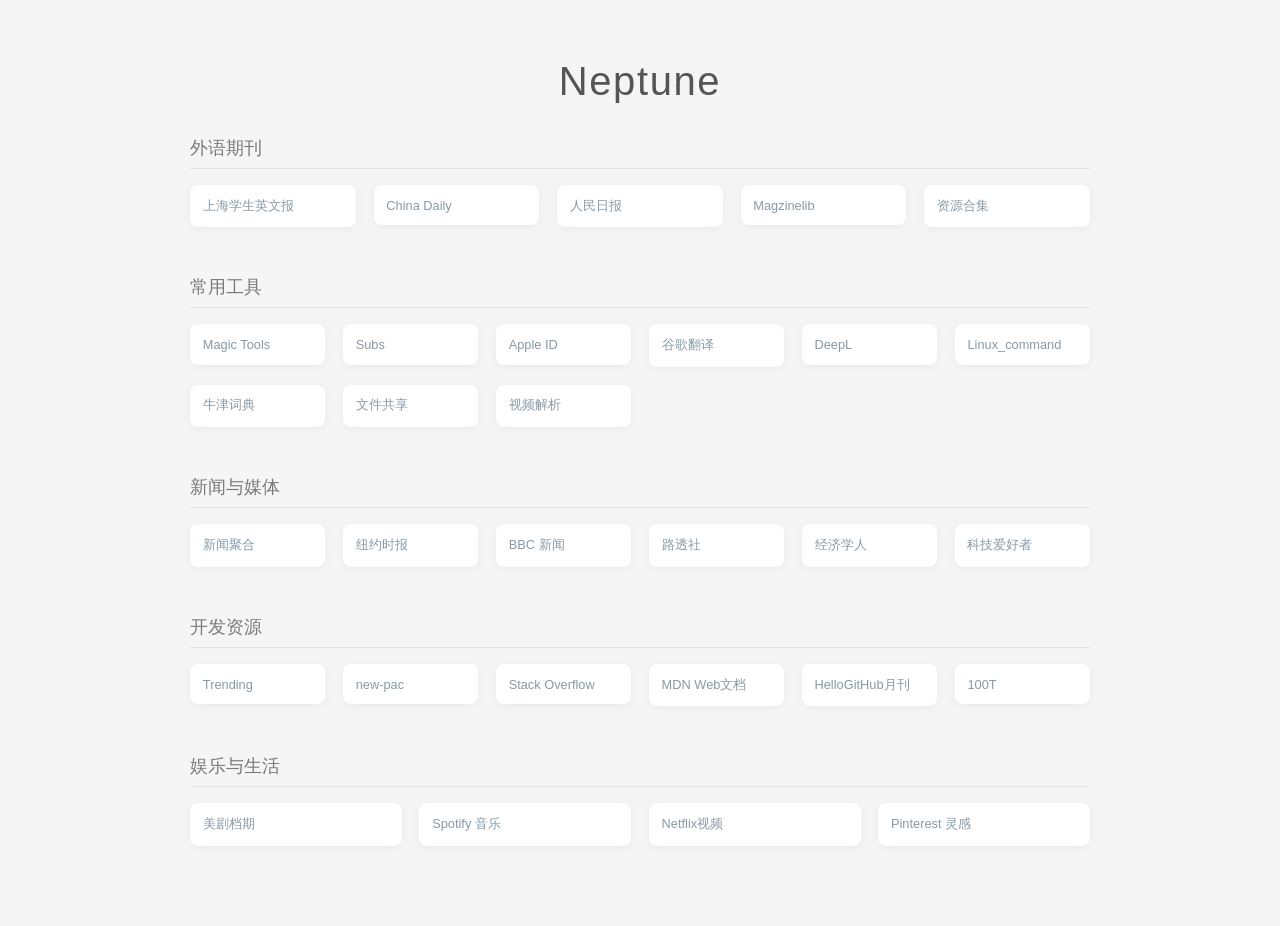
<file: index.html>
<!DOCTYPE html>
<html lang="zh-CN">
<head>
    <meta charset="UTF-8">
    <meta name="viewport" content="width=device-width, initial-scale=1.0">
    <title>my portal</title>
    <style>
        /* CSS 变量定义莫兰迪配色 */
        :root {
            --morandi-bg-color: #f5f5f5; /* 浅灰背景 */
            --morandi-text-color: #555555; /* 深灰文本 */
            --morandi-link-color: #8899a6; /* 灰蓝链接 */
            --morandi-hover-bg: #d7bfa5;  /* 灰粉色悬停背景 */
            --morandi-hover-text: #ffffff; /* 悬停时白色文本 */
            --morandi-section-title: #7a7a7a; /* 标题深灰色 */
            
            --font-family: -apple-system, BlinkMacSystemFont, "Segoe UI", Roboto, "Helvetica Neue", Arial, sans-serif, "PingFang SC", "Microsoft YaHei";
        }

        body {
            background-color: var(--morandi-bg-color);
            color: var(--morandi-text-color);
            font-family: var(--font-family);
            margin: 0;
            padding: 2rem;
        }

        /* 页面主体容器 */
        .container {
            max-width: 900px;
            margin: 0 auto;
        }

        /* 页面大标题 */
        .main-title {
            text-align: center;
            font-size: 2.5rem;
            font-weight: 300;
            color: var(--morandi-text-color);
            margin-bottom: 2rem;
            letter-spacing: 0.1rem;
        }

        /* 链接分组 */
        .link-group {
            margin-bottom: 3rem;
        }

        /* 分组小标题 */
        .link-group h2 {
            font-size: 1.1rem;
            font-weight: 500;
            color: var(--morandi-section-title);
            margin-bottom: 1rem;
            border-bottom: 1px solid #e0e0e0;
            padding-bottom: 0.5rem;
        }

        /* 链接网格容器 */
        .links-grid {
            display: grid;
            grid-template-columns: repeat(auto-fit, minmax(120px, 1fr));
            gap: 1.1rem; /* 网格间距 */
            list-style: none;
            padding: 0;
            margin: 0;
			
        }
        
        /* 链接样式 */
        .links-grid a {
            display: block;
            padding: 0.8rem;
            background-color: #ffffff;
            border-radius: 8px;
            box-shadow: 0 2px 10px rgba(0, 0, 0, 0.05);
            text-decoration: none;
            color: var(--morandi-link-color);
            font-size: 0.8rem;
            font-weight: 400;
            transition: all 0.3s ease;
        }

        .links-grid a:hover {
            background-color: var(--morandi-hover-bg);
            color: var(--morandi-hover-text);
            transform: translateY(-3px); /* 向上微移 */
            box-shadow: 0 4px 15px rgba(0, 0, 0, 0.1);
        }

    </style>
</head>
<body>

    <div class="container">
        <h1 class="main-title">Neptune</h1>

     <div class="link-group">
            <h2>外语期刊</h2>
            <ul class="links-grid">
                <li><a href="https://flbook.com.cn/u/272955" target="_blank">上海学生英文报</a></li>
                <li><a href="https://www.chinadaily.com.cn/" target="_blank">China Daily</a></li>
				<li><a href="https://en.people.cn/" target="_blank">人民日报</a></li>
				<li><a href="https://magazinelib.com" target="_blank">Magzinelib</a></li>
                <li><a href="https://github.com/knowledgefxg/learning-english" target="_blank">资源合集</a></li>
              
                
                
				
            </ul>
        </div>
        
        <div class="link-group">
            <h2>常用工具</h2>
            <ul class="links-grid">
                <li><a href="https://keithelvis.github.io/fav/chk_fav_app3.html" target="_blank">Magic Tools</a></li>
                <li><a href="https://keithelvis.github.io/fav/subs.html"" target="_blank">Subs</a></li>
                <li><a href="https://xgjs.top/?pwd=123" target="_blank">Apple ID</a></li>
                <li><a href="https://translate.google.com" target="_blank">谷歌翻译</a></li>
				<li><a href="https://www.deepl.com/zh/translator" target="_blank">DeepL</a></li>
				<li><a href="https://wangchujiang.com/linux-command/" target="_blank">Linux_command</a></li>
				<li><a href="https://www.oed.com" target="_blank">牛津词典</a></li>
				<li><a href="https://transfer.it" target="_blank">文件共享</a></li>
				<li><a href="http://45.32.93.59:8282/" target="_blank">视频解析</a></li>
            </ul>
        </div>

        <div class="link-group">
            <h2>新闻与媒体</h2>
            <ul class="links-grid">
                <li><a href="https://keithelvis.github.io/fav/bbc_wsj_24.html" target="_blank">新闻聚合</a></li>
                <li><a href="https://www.nytimes.com" target="_blank">纽约时报</a></li>
                <li><a href="https://www.bbc.com" target="_blank">BBC 新闻</a></li>
                <li><a href="https://www.reuters.com" target="_blank">路透社</a></li>
                <li><a href="https://www.economist.com" target="_blank">经济学人</a></li>
				<li><a href="https://github.com/ruanyf/weekly" target="_blank">科技爱好者</a></li>
            </ul>
        </div>

        <div class="link-group">
            <h2>开发资源</h2>
            <ul class="links-grid">
			    <li><a href="https://github.com/trending" target="_blank">Trending</a></li>
                <li><a href="https://github.com/Alvin9999-newpac/fanqiang/wiki" target="_blank">new-pac</a></li>
                <li><a href="https://stackoverflow.com" target="_blank">Stack Overflow</a></li>
                <li><a href="https://developer.mozilla.org" target="_blank">MDN Web文档</a></li>
                <li><a href="https://hellogithub.com/periodical" target="_blank">HelloGitHub月刊</a></li>
				<li><a href="https://doc.869hr.uk/book/" target="_blank">100T</a></li>
            </ul>
        </div>

        <div class="link-group">
            <h2>娱乐与生活</h2>
            <ul class="links-grid">
                <li><a href="https://assrt.net/calendar#today" target="_blank">美剧档期</a></li>
                <li><a href="https://open.spotify.com" target="_blank">Spotify 音乐</a></li>
                <li><a href="https://www.netflix.com" target="_blank">Netflix视频</a></li>
                <li><a href="https://www.pinterest.com" target="_blank">Pinterest 灵感</a></li>
            </ul>
        </div>
        
    </div>

</body>

</html>
</file>
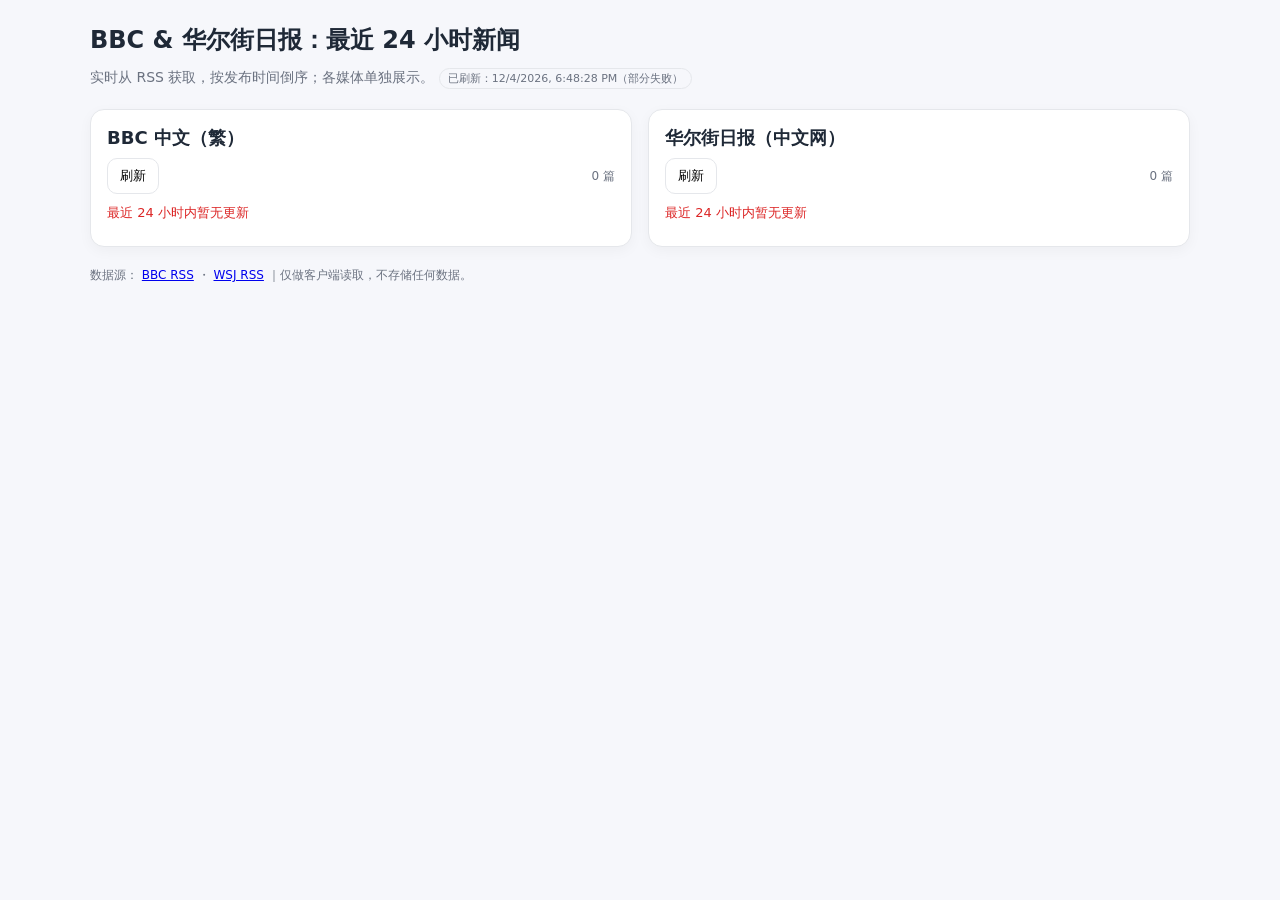
<file: bbc_wsj_24.html>
<!DOCTYPE html>
<html lang="zh">
<head>
  <meta charset="utf-8" />
  <title>BBC & WSJ - 24小时内新闻列表</title>
  <meta name="viewport" content="width=device-width, initial-scale=1" />
  <style>
    :root { --bg:#f6f7fb; --card:#fff; --text:#1f2937; --muted:#6b7280; --border:#e5e7eb; }
    html,body{margin:0;padding:0;background:var(--bg);color:var(--text);font-family:system-ui,-apple-system,Segoe UI,Roboto,Ubuntu,'Helvetica Neue','Noto Sans',Arial,'Apple Color Emoji','Segoe UI Emoji';}
    .wrap{max-width:1100px;margin:0 auto;padding:24px;}
    h1{font-size:24px;margin:0 0 12px;}
    .sub{color:var(--muted);font-size:14px;margin-bottom:20px}
    .grid{display:grid;grid-template-columns:1fr;gap:16px}
    @media (min-width: 980px){ .grid{grid-template-columns:1fr 1fr} }
    .card{background:var(--card);border:1px solid var(--border);border-radius:14px;padding:16px;box-shadow:0 4px 14px rgba(0,0,0,.04)}
    .card h2{margin:0 0 8px;font-size:18px}
    .controls{display:flex;gap:8px;align-items:center;margin-bottom:10px}
    button{border:1px solid var(--border);background:#fff;border-radius:10px;padding:8px 12px;cursor:pointer}
    button:hover{background:#f3f4f6}
    .count{margin-left:auto;color:var(--muted);font-size:12px}
    .item{padding:10px 0;border-top:1px dashed var(--border)}
    .item:first-child{border-top:0}
    .item a{color:#0f62fe;text-decoration:none}
    .item a:hover{text-decoration:underline}
    .time{color:var(--muted);font-size:12px;margin-top:4px}
    .status{font-size:13px;color:var(--muted);margin:8px 0}
    .error{color:#dc2626}
    .footer{margin-top:20px;color:var(--muted);font-size:12px}
    .badge{display:inline-block;padding:2px 8px;border:1px solid var(--border);border-radius:999px;font-size:11px;color:var(--muted)}
  </style>
</head>
<body>
  <div class="wrap">
    <h1>BBC & 华尔街日报：最近 24 小时新闻</h1>
    <div class="sub">
      实时从 RSS 获取，按发布时间倒序；各媒体单独展示。
      <span class="badge" id="updatedAt">未刷新</span>
    </div>

    <div class="grid">
      <!-- BBC 模块 -->
      <section class="card" id="bbc">
        <h2>BBC 中文（繁）</h2>
        <div class="controls">
          <button data-action="refresh" data-feed="bbc">刷新</button>
          <span class="count" id="bbc-count">—</span>
        </div>
        <div class="status" id="bbc-status">加载中…</div>
        <div id="bbc-list"></div>
      </section>

      <!-- WSJ 模块 -->
      <section class="card" id="wsj">
        <h2>华尔街日报（中文网）</h2>
        <div class="controls">
          <button data-action="refresh" data-feed="wsj">刷新</button>
          <span class="count" id="wsj-count">—</span>
        </div>
        <div class="status" id="wsj-status">加载中…</div>
        <div id="wsj-list"></div>
      </section>
    </div>

    <div class="footer">
      数据源：
      <a href="https://feeds.bbci.co.uk/zhongwen/trad/rss.xml" target="_blank" rel="noreferrer">BBC RSS</a> ・
      <a href="https://cn.wsj.com/zh-hans/rss" target="_blank" rel="noreferrer">WSJ RSS</a>
      ｜仅做客户端读取，不存储任何数据。
    </div>
  </div>

  <script>
    // ===== 配置区域 =====
    const FEEDS = {
      bbc: "https://feeds.bbci.co.uk/zhongwen/trad/rss.xml",
      wsj: "https://cn.wsj.com/zh-hans/rss",
    };
    // 24 小时窗口
    const HOURS_WINDOW = 24;

    // 多级回退的 CORS 获取（直连 → AllOrigins → isomorphic-git CORS）
    async function fetchWithCors(url) {
      // 1) 直连
      try {
        const r = await fetch(url, { headers: { "Accept": "application/rss+xml,application/xml;text/xml;q=0.9,*/*;q=0.8" } });
        if (r.ok) return r.text();
      } catch(e) {}

      // 2) AllOrigins（原样返回）
      try {
        const r2 = await fetch(`https://api.allorigins.win/raw?url=${encodeURIComponent(url)}`);
        if (r2.ok) return r2.text();
      } catch(e) {}

      // 3) isomorphic-git CORS
      const corsBridge = "https://cors.isomorphic-git.org/";
      try {
        const r3 = await fetch(corsBridge + url);
        if (r3.ok) return r3.text();
      } catch(e) {}

      throw new Error("无法获取 RSS（可能被 CORS 限制或源站暂不可达）");
    }

    // 解析 RSS -> [{title, link, pubDate: Date}]
    function parseRss(xmlText) {
      const doc = new DOMParser().parseFromString(xmlText, "application/xml");
      // 错误处理
      const parserErr = doc.querySelector("parsererror");
      if (parserErr) throw new Error("RSS 解析失败");

      const items = Array.from(doc.querySelectorAll("item"));
      // Atom 兼容（如遇到 <entry>）
      const entries = items.length ? items : Array.from(doc.querySelectorAll("entry"));

      return entries.map(el => {
        // 兼容 rss/atom 的字段命名
        const title = (el.querySelector("title")?.textContent || "").trim();
        let link = (el.querySelector("link")?.getAttribute?.("href") || el.querySelector("link")?.textContent || "").trim();

        // pubDate / updated / published
        const pubRaw =
          el.querySelector("pubDate")?.textContent?.trim() ||
          el.querySelector("updated")?.textContent?.trim() ||
          el.querySelector("published")?.textContent?.trim() ||
          "";

        let pubDate = null;
        if (pubRaw) {
          const t = new Date(pubRaw);
          if (!isNaN(t.valueOf())) pubDate = t;
        }
        return { title, link, pubDate };
      });
    }

    function withinLastHours(date, hours) {
      if (!date) return false;
      const now = Date.now();
      return (now - date.getTime()) <= hours * 3600 * 1000;
    }

    function renderList(rootId, statusId, countId, list) {
      const root = document.getElementById(rootId);
      const status = document.getElementById(statusId);
      const countEl = document.getElementById(countId);

      const frag = document.createDocumentFragment();
      list.forEach(item => {
        const div = document.createElement("div");
        div.className = "item";
        const title = item.title || "(无标题)";
        const href = item.link || "#";
        const timeStr = item.pubDate ? item.pubDate.toLocaleString() : "未知时间";
        div.innerHTML = `
          <a href="${href}" target="_blank" rel="noreferrer">${escapeHtml(title)}</a>
          <div class="time">🕒 ${timeStr}</div>
        `;
        frag.appendChild(div);
      });

      // 清空并插入
      const listBox = document.getElementById(rootId + "-list") || root.querySelector("div[id$='-list']");
      listBox.innerHTML = "";
      listBox.appendChild(frag);

      status.textContent = list.length ? "" : "最近 24 小时内暂无更新";
      countEl.textContent = `${list.length} 篇`;
    }

    function escapeHtml(s) {
      return s.replace(/[&<>\"']/g, c => ({'&':'&amp;','<':'&lt;','>':'&gt;','"':'&quot;',"'":'&#39;'}[c]));
    }

    async function loadFeed(key) {
      const url = FEEDS[key];
      const statusId = `${key}-status`;
      const listRootId = key; // section id
      const countId = `${key}-count`;
      const statusEl = document.getElementById(statusId);
      statusEl.classList.remove("error");
      statusEl.textContent = "加载中…";

      try {
        const xml = await fetchWithCors(url);
        const all = parseRss(xml)
          .filter(x => x.title || x.link)         // 基本可用
          .filter(x => withinLastHours(x.pubDate, HOURS_WINDOW))
          .sort((a,b) => (b.pubDate?.getTime() || 0) - (a.pubDate?.getTime() || 0));

        renderList(listRootId, statusId, countId, all);
        return true;
      } catch (err) {
        statusEl.textContent = "加载失败：" + (err.message || err);
        statusEl.classList.add("error");
        renderList(listRootId, statusId, countId, []); // 清空
        return false;
      }
    }

    async function refreshAll() {
      const ok1 = await loadFeed("bbc");
      const ok2 = await loadFeed("wsj");
      document.getElementById("updatedAt").textContent =
        "已刷新：" + new Date().toLocaleString() + (ok1 && ok2 ? "" : "（部分失败）");
    }

    // 事件绑定 & 首次加载
    document.addEventListener("click", (e) => {
      const btn = e.target.closest("button[data-action='refresh']");
      if (!btn) return;
      const feedKey = btn.getAttribute("data-feed");
      if (feedKey) loadFeed(feedKey).then(() => {
        document.getElementById("updatedAt").textContent =
          "已刷新：" + new Date().toLocaleString();
      });
    });

    refreshAll();
    // 如需自动轮询，可打开下方注释（每 15 分钟刷新一次）
    // setInterval(refreshAll, 15 * 60 * 1000);
  </script>
</body>
</html>
</file>
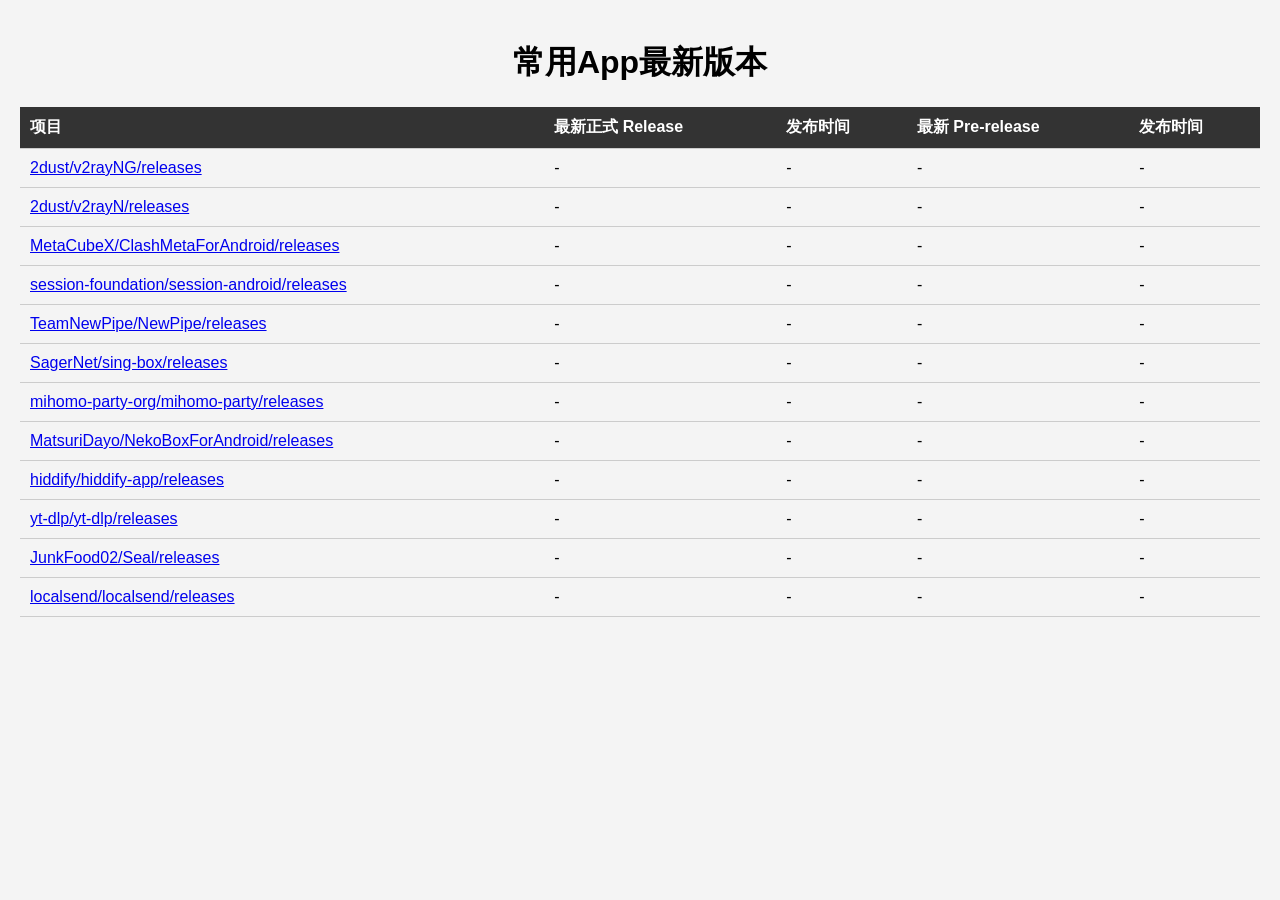
<file: chk_fav_app.html>
<!DOCTYPE html>
<html lang="zh">
<head>
  <meta charset="UTF-8" />
  <title>GitHub Releases & Pre-releases Monitor</title>
  <style>
    body { font-family: Arial, sans-serif; background: #f4f4f4; margin: 0; padding: 20px; }
    h1 { text-align: center; }
    table { width: 100%; border-collapse: collapse; margin-top: 20px; }
    th, td { padding: 10px; border-bottom: 1px solid #ccc; text-align: left; }
    th { background: #333; color: #fff; }
    tr:hover { background: #f1f1f1; }
    .loading { color: gray; font-style: italic; }
  </style>
</head>
<body>
  <h1>常用App最新版本</h1>
  <table>
    <thead>
      <tr>
        <th>项目</th>
        <th>最新正式 Release</th>
        <th>发布时间</th>
        <th>最新 Pre-release</th>
        <th>发布时间</th>
      </tr>
    </thead>
    <tbody id="repo-table">
      <tr><td colspan="5" class="loading">正在加载数据…</td></tr>
    </tbody>
  </table>

  <script>
    const repos = [
      "2dust/v2rayNG",
      "2dust/v2rayN",
      "MetaCubeX/ClashMetaForAndroid",
      "session-foundation/session-android",
      "TeamNewPipe/NewPipe",
      "SagerNet/sing-box",
      "mihomo-party-org/mihomo-party",
      "MatsuriDayo/NekoBoxForAndroid",
      "hiddify/hiddify-app",
      "yt-dlp/yt-dlp",
      "JunkFood02/Seal",
      "localsend/localsend"
    ];

    async function fetchReleases(repo) {
      try {
        const resp = await fetch(`https://api.github.com/repos/${repo}/releases`);
        if (!resp.ok) throw new Error("API 请求失败");
        const data = await resp.json();
        return Array.isArray(data) ? data : [];
      } catch (err) {
        console.error(`Error fetching ${repo}:`, err);
        return [];
      }
    }

    function formatDate(iso) {
      return iso ? new Date(iso).toLocaleString() : "-";
    }

    async function loadData() {
      const tbody = document.getElementById("repo-table");
      tbody.innerHTML = ""; // 清空 loading 状态

      for (const repo of repos) {
        const releases = await fetchReleases(repo);
        const stable = releases.find(r => !r.prerelease);
        const pre = releases.find(r => r.prerelease);

        const row = document.createElement("tr");
        row.innerHTML = `
          <td><a href="https://github.com/${repo}/releases" target="_blank">${repo}/releases</a></td>
          <td>${stable?.tag_name || "-"}</td>
          <td>${formatDate(stable?.published_at)}</td>
          <td>${pre?.tag_name || "-"}</td>
          <td>${formatDate(pre?.published_at)}</td>
        `;
        tbody.appendChild(row);
      }
    }

    window.addEventListener("DOMContentLoaded", loadData);
  </script>
</body>
</html>
</file>
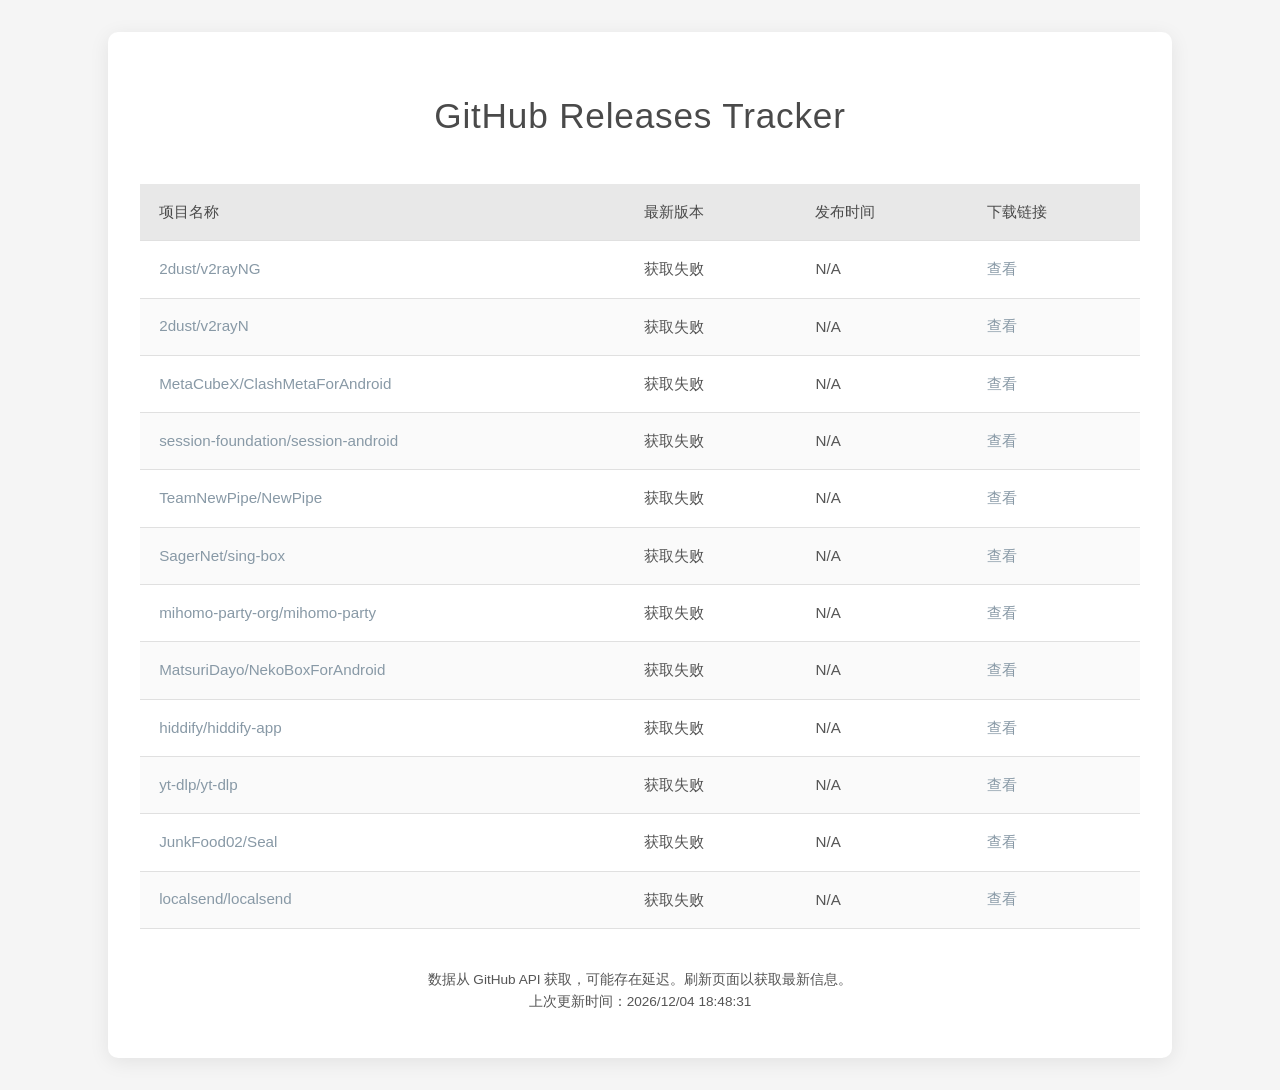
<file: chk_fav_app2.html>
<!DOCTYPE html>
<html lang="zh-CN">
<head>
    <meta charset="UTF-8">
    <meta name="viewport" content="width=device-width, initial-scale=1.0">
    <title>GitHub Release Tracker (莫兰迪风格)</title>
    <style>
        /* CSS 变量定义莫兰迪配色 */
        :root {
            --morandi-bg-color: #f5f5f5; /* 整体页面背景：柔和的浅灰 */
            --morandi-text-color: #555555; /* 主体文本颜色：深灰 */
            --morandi-link-color: #8899a6; /* 链接颜色：灰蓝 */
            --morandi-link-hover-color: #d7bfa5; /* 链接悬停颜色：灰粉 */
            --morandi-table-border: #e0e0e0; /* 表格边框：非常浅的灰 */
            --morandi-header-bg: #e8e8e8; /* 表头背景：稍深的浅灰 */
            --morandi-even-row-bg: #fafafa; /* 偶数行背景：更浅的灰 */
            --morandi-dark-text: #4a4a4a; /* 更深的文本颜色 */

            --font-family: -apple-system, BlinkMacSystemFont, "Segoe UI", Roboto, "Helvetica Neue", Arial, sans-serif, "PingFang SC", "Microsoft YaHei";
        }

        body {
            background-color: var(--morandi-bg-color);
            color: var(--morandi-text-color);
            font-family: var(--font-family);
            margin: 0;
            padding: 2rem;
            line-height: 1.6;
        }

        .container {
            max-width: 1000px;
            margin: 0 auto;
            background-color: #ffffff; /* 内容区域的背景色，可以更白一点 */
            padding: 2rem;
            border-radius: 10px;
            box-shadow: 0 4px 20px rgba(0, 0, 0, 0.08); /* 柔和的阴影 */
        }

        h1 {
            text-align: center;
            font-size: 2.2rem;
            font-weight: 300;
            color: var(--morandi-dark-text);
            margin-bottom: 2.5rem;
            letter-spacing: 0.05rem;
        }

        /* 表格样式 */
        table {
            width: 100%;
            border-collapse: collapse; /* 移除单元格间距 */
            margin-top: 1.5rem;
            font-size: 0.95rem;
        }

        th, td {
            padding: 1rem 1.2rem;
            text-align: left;
            border-bottom: 1px solid var(--morandi-table-border);
        }

        th {
            background-color: var(--morandi-header-bg);
            color: var(--morandi-dark-text);
            font-weight: 500;
            text-transform: uppercase;
        }

        /* 偶数行背景色，增加可读性 */
        tbody tr:nth-child(even) {
            background-color: var(--morandi-even-row-bg);
        }

        /* 鼠标悬停在行上时的效果 */
        tbody tr:hover {
            background-color: #e0e8ed; /* 浅灰蓝，莫兰迪色系 */
            cursor: pointer;
        }

        /* 链接样式 */
        a {
            color: var(--morandi-link-color);
            text-decoration: none; /* 移除下划线 */
            transition: color 0.3s ease, background-color 0.3s ease;
            padding: 0.2rem 0; /* 增加点击区域 */
        }

        a:hover {
            color: var(--morandi-hover-text);
            background-color: var(--morandi-link-hover-color);
            border-radius: 3px;
            padding: 0.2rem 0.4rem;
        }

        .note {
            margin-top: 2.5rem;
            font-size: 0.85rem;
            color: var(--morandi-section-title);
            text-align: center;
        }
    </style>
</head>
<body>

    <div class="container">
        <h1>GitHub Releases Tracker</h1>

        <table>
            <thead>
                <tr>
                    <th>项目名称</th>
                    <th>最新版本</th>
                    <th>发布时间</th>
                    <th>下载链接</th>
                </tr>
            </thead>
            <tbody>
                <tr>
                    <td><a href="https://github.com/2dust/v2rayNG" target="_blank">2dust/v2rayNG</a></td>
                    <td><span id="v2rayNG_version">加载中...</span></td>
                    <td><span id="v2rayNG_date">加载中...</span></td>
                    <td><a id="v2rayNG_link" href="#" target="_blank">下载</a></td>
                </tr>
                <tr>
                    <td><a href="https://github.com/2dust/v2rayN" target="_blank">2dust/v2rayN</a></td>
                    <td><span id="v2rayN_version">加载中...</span></td>
                    <td><span id="v2rayN_date">加载中...</span></td>
                    <td><a id="v2rayN_link" href="#" target="_blank">下载</a></td>
                </tr>
                <tr>
                    <td><a href="https://github.com/MetaCubeX/ClashMetaForAndroid" target="_blank">MetaCubeX/ClashMetaForAndroid</a></td>
                    <td><span id="clashmeta_version">加载中...</span></td>
                    <td><span id="clashmeta_date">加载中...</span></td>
                    <td><a id="clashmeta_link" href="#" target="_blank">下载</a></td>
                </tr>
                <tr>
                    <td><a href="https://github.com/session-foundation/session-android" target="_blank">session-foundation/session-android</a></td>
                    <td><span id="session_version">加载中...</span></td>
                    <td><span id="session_date">加载中...</span></td>
                    <td><a id="session_link" href="#" target="_blank">下载</a></td>
                </tr>
                <tr>
                    <td><a href="https://github.com/TeamNewPipe/NewPipe" target="_blank">TeamNewPipe/NewPipe</a></td>
                    <td><span id="newpipe_version">加载中...</span></td>
                    <td><span id="newpipe_date">加载中...</span></td>
                    <td><a id="newpipe_link" href="#" target="_blank">下载</a></td>
                </tr>
                <tr>
                    <td><a href="https://github.com/SagerNet/sing-box" target="_blank">SagerNet/sing-box</a></td>
                    <td><span id="singbox_version">加载中...</span></td>
                    <td><span id="singbox_date">加载中...</span></td>
                    <td><a id="singbox_link" href="#" target="_blank">下载</a></td>
                </tr>
                <tr>
                    <td><a href="https://github.com/mihomo-party-org/mihomo-party" target="_blank">mihomo-party-org/mihomo-party</a></td>
                    <td><span id="mihomo_version">加载中...</span></td>
                    <td><span id="mihomo_date">加载中...</span></td>
                    <td><a id="mihomo_link" href="#" target="_blank">下载</a></td>
                </tr>
                <tr>
                    <td><a href="https://github.com/MatsuriDayo/NekoBoxForAndroid" target="_blank">MatsuriDayo/NekoBoxForAndroid</a></td>
                    <td><span id="nekobox_version">加载中...</span></td>
                    <td><span id="nekobox_date">加载中...</span></td>
                    <td><a id="nekobox_link" href="#" target="_blank">下载</a></td>
                </tr>
                <tr>
                    <td><a href="https://github.com/hiddify/hiddify-app" target="_blank">hiddify/hiddify-app</a></td>
                    <td><span id="hiddify_version">加载中...</span></td>
                    <td><span id="hiddify_date">加载中...</span></td>
                    <td><a id="hiddify_link" href="#" target="_blank">下载</a></td>
                </tr>
                <tr>
                    <td><a href="https://github.com/yt-dlp/yt-dlp" target="_blank">yt-dlp/yt-dlp</a></td>
                    <td><span id="ytdlp_version">加载中...</span></td>
                    <td><span id="ytdlp_date">加载中...</span></td>
                    <td><a id="ytdlp_link" href="#" target="_blank">下载</a></td>
                </tr>
                <tr>
                    <td><a href="https://github.com/JunkFood02/Seal" target="_blank">JunkFood02/Seal</a></td>
                    <td><span id="seal_version">加载中...</span></td>
                    <td><span id="seal_date">加载中...</span></td>
                    <td><a id="seal_link" href="#" target="_blank">下载</a></td>
                </tr>
                <tr>
                    <td><a href="https://github.com/localsend/localsend" target="_blank">localsend/localsend</a></td>
                    <td><span id="localsend_version">加载中...</span></td>
                    <td><span id="localsend_date">加载中...</span></td>
                    <td><a id="localsend_link" href="#" target="_blank">下载</a></td>
                </tr>
            </tbody>
        </table>

        <p class="note">
            数据从 GitHub API 获取，可能存在延迟。刷新页面以获取最新信息。<br>
            上次更新时间：<span id="last_updated">加载中...</span>
        </p>

    </div>

    <script>
        // JavaScript 用于从 GitHub API 获取数据并更新页面
        // 注意：GitHub API 有请求频率限制（未认证用户每小时60次），频繁刷新可能导致临时无法加载数据。
        // 如果你需要更高的频率，可以考虑使用 Personal Access Token。

        const repositories = [
            { owner: '2dust', repo: 'v2rayNG', idPrefix: 'v2rayNG' },
            { owner: '2dust', repo: 'v2rayN', idPrefix: 'v2rayN' },
            { owner: 'MetaCubeX', repo: 'ClashMetaForAndroid', idPrefix: 'clashmeta' },
            { owner: 'session-foundation', repo: 'session-android', idPrefix: 'session' },
            { owner: 'TeamNewPipe', repo: 'NewPipe', idPrefix: 'newpipe' },
            { owner: 'SagerNet', repo: 'sing-box', idPrefix: 'singbox' },
            { owner: 'mihomo-party-org', repo: 'mihomo-party', idPrefix: 'mihomo' },
            { owner: 'MatsuriDayo', repo: 'NekoBoxForAndroid', idPrefix: 'nekobox' },
            { owner: 'hiddify', repo: 'hiddify-app', idPrefix: 'hiddify' },
            { owner: 'yt-dlp', repo: 'yt-dlp', idPrefix: 'ytdlp' },
            { owner: 'JunkFood02', repo: 'Seal', idPrefix: 'seal' },
            { owner: 'localsend', repo: 'localsend', idPrefix: 'localsend' },
        ];

        async function fetchReleaseInfo(owner, repo) {
            const url = `https://api.github.com/repos/${owner}/${repo}/releases/latest`;
            try {
                const response = await fetch(url);
                if (!response.ok) {
                    throw new Error(`HTTP error! status: ${response.status}`);
                }
                const data = await response.json();
                return data;
            } catch (error) {
                console.error(`Failed to fetch release for ${owner}/${repo}:`, error);
                return null;
            }
        }

        function formatDate(isoString) {
            const date = new Date(isoString);
            return date.toLocaleString('zh-CN', { 
                year: 'numeric', 
                month: '2-digit', 
                day: '2-digit', 
                hour: '2-digit', 
                minute: '2-digit', 
                second: '2-digit' 
            });
        }

        async function updateReleaseInfo() {
            for (const repoInfo of repositories) {
                const release = await fetchReleaseInfo(repoInfo.owner, repoInfo.repo);
                if (release) {
                    document.getElementById(`${repoInfo.idPrefix}_version`).textContent = release.tag_name || release.name || 'N/A';
                    document.getElementById(`${repoInfo.idPrefix}_date`).textContent = formatDate(release.published_at);
                    const downloadLinkElement = document.getElementById(`${repoInfo.idPrefix}_link`);
                    downloadLinkElement.href = release.html_url; // 指向 release 页面
                    downloadLinkElement.textContent = '详情/下载'; // 链接文本
                } else {
                    document.getElementById(`${repoInfo.idPrefix}_version`).textContent = '获取失败';
                    document.getElementById(`${repoInfo.idPrefix}_date`).textContent = 'N/A';
                    document.getElementById(`${repoInfo.idPrefix}_link`).href = `https://github.com/${repoInfo.owner}/${repoInfo.repo}/releases`;
                    document.getElementById(`${repoInfo.idPrefix}_link`).textContent = '查看';
                }
            }
            document.getElementById('last_updated').textContent = formatDate(new Date().toISOString());
        }

        // 页面加载完成后立即更新
        document.addEventListener('DOMContentLoaded', updateReleaseInfo);

        // 可以选择每隔一段时间自动刷新数据（但要注意GitHub API限制）
        // setInterval(updateReleaseInfo, 3600 * 1000); // 每小时更新一次，注意频率限制
    </script>

</body>
</html>
</file>
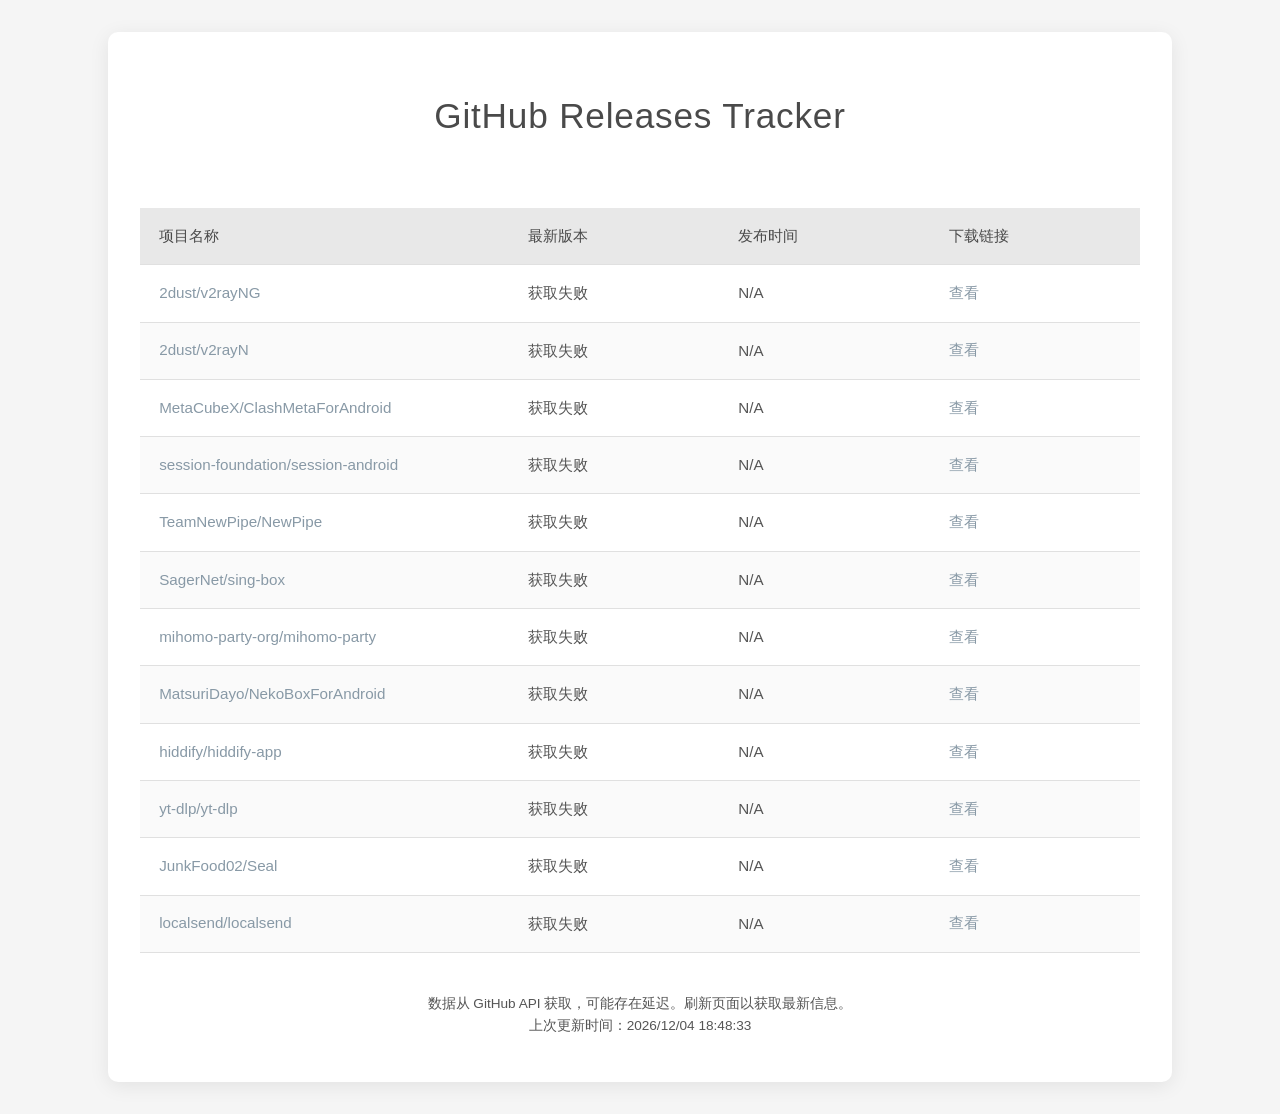
<file: chk_fav_app3.html>
<!DOCTYPE html>
<html lang="zh-CN">
<head>
    <meta charset="UTF-8">
    <meta name="viewport" content="width=device-width, initial-scale=1.0">
    <title>GitHub Release Tracker</title>
    <style>
        /* CSS 变量定义莫兰迪配色 */
        :root {
            --morandi-bg-color: #f5f5f5; /* 整体页面背景：柔和的浅灰 */
            --morandi-text-color: #555555; /* 主体文本颜色：深灰 */
            --morandi-link-color: #8899a6; /* 链接颜色：灰蓝 */
            --morandi-link-hover-color: #d7bfa5; /* 链接悬停颜色：灰粉 */
            --morandi-table-border: #e0e0e0; /* 表格边框：非常浅的灰 */
            --morandi-header-bg: #e8e8e8; /* 表头背景：稍深的浅灰 */
            --morandi-even-row-bg: #fafafa; /* 偶数行背景：更浅的灰 */
            --morandi-dark-text: #4a4a4a; /* 更深的文本颜色 */

            --font-family: -apple-system, BlinkMacSystemFont, "Segoe UI", Roboto, "Helvetica Neue", Arial, sans-serif, "PingFang SC", "Microsoft YaHei";
        }

        body {
            background-color: var(--morandi-bg-color);
            color: var(--morandi-text-color);
            font-family: var(--font-family);
            margin: 0;
            padding: 2rem;
            line-height: 1.6;
        }

        .container {
            max-width: 1000px;
            margin: 0 auto;
            background-color: #ffffff; /* 内容区域的背景色，可以更白一点 */
            padding: 2rem;
            border-radius: 10px;
            box-shadow: 0 4px 20px rgba(0, 0, 0, 0.08); /* 柔和的阴影 */
        }

        h1 {
            text-align: center;
            font-size: 2.2rem;
            font-weight: 300;
            color: var(--morandi-dark-text);
            margin-bottom: 2.5rem;
            letter-spacing: 0.05rem;
        }

        /* 表格容器，用于在小屏幕上实现横向滚动 */
        .table-wrapper {
            overflow-x: auto;
        }

        /* 表格样式 */
        table {
            width: 100%;
            border-collapse: collapse; /* 移除单元格间距 */
            margin-top: 1.5rem;
            font-size: 0.95rem;
        }

        th, td {
            padding: 1rem 1.2rem;
            text-align: left;
            border-bottom: 1px solid var(--morandi-table-border);
            min-width: 120px; /* 确保单元格有最小宽度，防止内容挤压 */
        }

        th {
            background-color: var(--morandi-header-bg);
            color: var(--morandi-dark-text);
            font-weight: 500;
            text-transform: uppercase;
            white-space: nowrap; /* 防止表头换行 */
        }

        /* 偶数行背景色，增加可读性 */
        tbody tr:nth-child(even) {
            background-color: var(--morandi-even-row-bg);
        }

        /* 鼠标悬停在行上时的效果 */
        tbody tr:hover {
            background-color: #e0e8ed; /* 浅灰蓝，莫兰迪色系 */
            cursor: pointer;
        }

        /* 链接样式 */
        a {
            color: var(--morandi-link-color);
            text-decoration: none; /* 移除下划线 */
            transition: color 0.3s ease, background-color 0.3s ease;
            padding: 0.2rem 0; /* 增加点击区域 */
        }

        a:hover {
            color: var(--morandi-hover-text);
            background-color: var(--morandi-link-hover-color);
            border-radius: 3px;
            padding: 0.2rem 0.4rem;
        }

        .note {
            margin-top: 2.5rem;
            font-size: 0.85rem;
            color: var(--morandi-section-title);
            text-align: center;
        }

        /* 响应式设计 - 针对小屏幕设备 */
        @media (max-width: 768px) {
            body {
                padding: 1rem;
            }

            .container {
                padding: 1rem;
            }

            h1 {
                font-size: 1.8rem;
                margin-bottom: 1.5rem;
            }

            th, td {
                padding: 0.8rem 1rem;
                font-size: 0.9rem;
            }
        }
    </style>
</head>
<body>

    <div class="container">
        <h1>GitHub Releases Tracker</h1>

        <div class="table-wrapper">
            <table>
                <thead>
                    <tr>
                        <th>项目名称</th>
                        <th>最新版本</th>
                        <th>发布时间</th>
                        <th>下载链接</th>
                    </tr>
                </thead>
                <tbody>
                    <tr>
                        <td><a href="https://github.com/2dust/v2rayNG" target="_blank">2dust/v2rayNG</a></td>
                        <td><span id="v2rayNG_version">加载中...</span></td>
                        <td><span id="v2rayNG_date">加载中...</span></td>
                        <td><a id="v2rayNG_link" href="#" target="_blank">下载</a></td>
                    </tr>
                    <tr>
                        <td><a href="https://github.com/2dust/v2rayN" target="_blank">2dust/v2rayN</a></td>
                        <td><span id="v2rayN_version">加载中...</span></td>
                        <td><span id="v2rayN_date">加载中...</span></td>
                        <td><a id="v2rayN_link" href="#" target="_blank">下载</a></td>
                    </tr>
                    <tr>
                        <td><a href="https://github.com/MetaCubeX/ClashMetaForAndroid" target="_blank">MetaCubeX/ClashMetaForAndroid</a></td>
                        <td><span id="clashmeta_version">加载中...</span></td>
                        <td><span id="clashmeta_date">加载中...</span></td>
                        <td><a id="clashmeta_link" href="#" target="_blank">下载</a></td>
                    </tr>
                    <tr>
                        <td><a href="https://github.com/session-foundation/session-android" target="_blank">session-foundation/session-android</a></td>
                        <td><span id="session_version">加载中...</span></td>
                        <td><span id="session_date">加载中...</span></td>
                        <td><a id="session_link" href="#" target="_blank">下载</a></td>
                    </tr>
                    <tr>
                        <td><a href="https://github.com/TeamNewPipe/NewPipe" target="_blank">TeamNewPipe/NewPipe</a></td>
                        <td><span id="newpipe_version">加载中...</span></td>
                        <td><span id="newpipe_date">加载中...</span></td>
                        <td><a id="newpipe_link" href="#" target="_blank">下载</a></td>
                    </tr>
                    <tr>
                        <td><a href="https://github.com/SagerNet/sing-box" target="_blank">SagerNet/sing-box</a></td>
                        <td><span id="singbox_version">加载中...</span></td>
                        <td><span id="singbox_date">加载中...</span></td>
                        <td><a id="singbox_link" href="#" target="_blank">下载</a></td>
                    </tr>
                    <tr>
                        <td><a href="https://github.com/mihomo-party-org/mihomo-party" target="_blank">mihomo-party-org/mihomo-party</a></td>
                        <td><span id="mihomo_version">加载中...</span></td>
                        <td><span id="mihomo_date">加载中...</span></td>
                        <td><a id="mihomo_link" href="#" target="_blank">下载</a></td>
                    </tr>
                    <tr>
                        <td><a href="https://github.com/MatsuriDayo/NekoBoxForAndroid" target="_blank">MatsuriDayo/NekoBoxForAndroid</a></td>
                        <td><span id="nekobox_version">加载中...</span></td>
                        <td><span id="nekobox_date">加载中...</span></td>
                        <td><a id="nekobox_link" href="#" target="_blank">下载</a></td>
                    </tr>
                    <tr>
                        <td><a href="https://github.com/hiddify/hiddify-app" target="_blank">hiddify/hiddify-app</a></td>
                        <td><span id="hiddify_version">加载中...</span></td>
                        <td><span id="hiddify_date">加载中...</span></td>
                        <td><a id="hiddify_link" href="#" target="_blank">下载</a></td>
                    </tr>
                    <tr>
                        <td><a href="https://github.com/yt-dlp/yt-dlp" target="_blank">yt-dlp/yt-dlp</a></td>
                        <td><span id="ytdlp_version">加载中...</span></td>
                        <td><span id="ytdlp_date">加载中...</span></td>
                        <td><a id="ytdlp_link" href="#" target="_blank">下载</a></td>
                    </tr>
                    <tr>
                        <td><a href="https://github.com/JunkFood02/Seal" target="_blank">JunkFood02/Seal</a></td>
                        <td><span id="seal_version">加载中...</span></td>
                        <td><span id="seal_date">加载中...</span></td>
                        <td><a id="seal_link" href="#" target="_blank">下载</a></td>
                    </tr>
                    <tr>
                        <td><a href="https://github.com/localsend/localsend" target="_blank">localsend/localsend</a></td>
                        <td><span id="localsend_version">加载中...</span></td>
                        <td><span id="localsend_date">加载中...</span></td>
                        <td><a id="localsend_link" href="#" target="_blank">下载</a></td>
                    </tr>
                </tbody>
            </table>
        </div>

        <p class="note">
            数据从 GitHub API 获取，可能存在延迟。刷新页面以获取最新信息。<br>
            上次更新时间：<span id="last_updated">加载中...</span>
        </p>

    </div>

    <script>
        // JavaScript 用于从 GitHub API 获取数据并更新页面
        const repositories = [
            { owner: '2dust', repo: 'v2rayNG', idPrefix: 'v2rayNG' },
            { owner: '2dust', repo: 'v2rayN', idPrefix: 'v2rayN' },
            { owner: 'MetaCubeX', repo: 'ClashMetaForAndroid', idPrefix: 'clashmeta' },
            { owner: 'session-foundation', repo: 'session-android', idPrefix: 'session' },
            { owner: 'TeamNewPipe', repo: 'NewPipe', idPrefix: 'newpipe' },
            { owner: 'SagerNet', repo: 'sing-box', idPrefix: 'singbox' },
            { owner: 'mihomo-party-org', repo: 'mihomo-party', idPrefix: 'mihomo' },
            { owner: 'MatsuriDayo', repo: 'NekoBoxForAndroid', idPrefix: 'nekobox' },
            { owner: 'hiddify', repo: 'hiddify-app', idPrefix: 'hiddify' },
            { owner: 'yt-dlp', repo: 'yt-dlp', idPrefix: 'ytdlp' },
            { owner: 'JunkFood02', repo: 'Seal', idPrefix: 'seal' },
            { owner: 'localsend', repo: 'localsend', idPrefix: 'localsend' },
        ];

        async function fetchReleaseInfo(owner, repo) {
            const url = `https://api.github.com/repos/${owner}/${repo}/releases/latest`;
            try {
                const response = await fetch(url);
                if (!response.ok) {
                    throw new Error(`HTTP error! status: ${response.status}`);
                }
                const data = await response.json();
                return data;
            } catch (error) {
                console.error(`Failed to fetch release for ${owner}/${repo}:`, error);
                return null;
            }
        }

        function formatDate(isoString) {
            const date = new Date(isoString);
            return date.toLocaleString('zh-CN', { 
                year: 'numeric', 
                month: '2-digit', 
                day: '2-digit', 
                hour: '2-digit', 
                minute: '2-digit', 
                second: '2-digit' 
            });
        }

        async function updateReleaseInfo() {
            for (const repoInfo of repositories) {
                const release = await fetchReleaseInfo(repoInfo.owner, repoInfo.repo);
                if (release) {
                    document.getElementById(`${repoInfo.idPrefix}_version`).textContent = release.tag_name || release.name || 'N/A';
                    document.getElementById(`${repoInfo.idPrefix}_date`).textContent = formatDate(release.published_at);
                    const downloadLinkElement = document.getElementById(`${repoInfo.idPrefix}_link`);
                    downloadLinkElement.href = release.html_url; 
                    downloadLinkElement.textContent = '详情/下载';
                } else {
                    document.getElementById(`${repoInfo.idPrefix}_version`).textContent = '获取失败';
                    document.getElementById(`${repoInfo.idPrefix}_date`).textContent = 'N/A';
                    document.getElementById(`${repoInfo.idPrefix}_link`).href = `https://github.com/${repoInfo.owner}/${repoInfo.repo}/releases`;
                    document.getElementById(`${repoInfo.idPrefix}_link`).textContent = '查看';
                }
            }
            document.getElementById('last_updated').textContent = formatDate(new Date().toISOString());
        }

        document.addEventListener('DOMContentLoaded', updateReleaseInfo);
    </script>
</body>

</html>
</file>
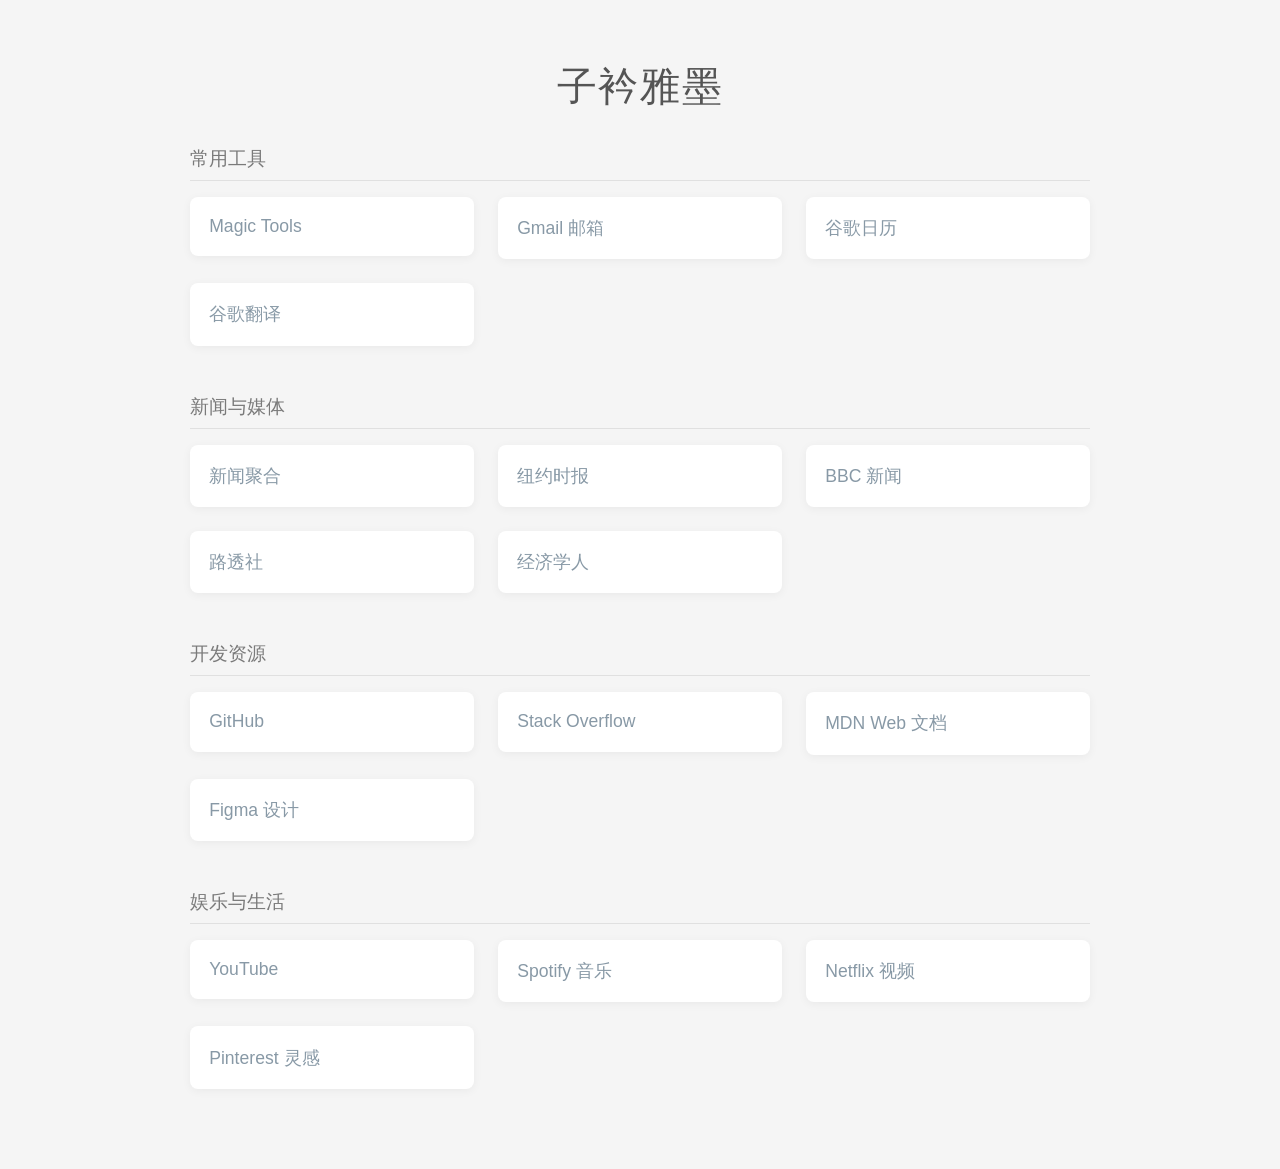
<file: index2.html>
<!DOCTYPE html>
<html lang="zh-CN">
<head>
    <meta charset="UTF-8">
    <meta name="viewport" content="width=device-width, initial-scale=1.0">
    <title>my portal</title>
    <style>
        /* CSS 变量定义莫兰迪配色 */
        :root {
            --morandi-bg-color: #f5f5f5; /* 浅灰背景 */
            --morandi-text-color: #555555; /* 深灰文本 */
            --morandi-link-color: #8899a6; /* 灰蓝链接 */
            --morandi-hover-bg: #d7bfa5;  /* 灰粉色悬停背景 */
            --morandi-hover-text: #ffffff; /* 悬停时白色文本 */
            --morandi-section-title: #7a7a7a; /* 标题深灰色 */
            
            --font-family: -apple-system, BlinkMacSystemFont, "Segoe UI", Roboto, "Helvetica Neue", Arial, sans-serif, "PingFang SC", "Microsoft YaHei";
        }

        body {
            background-color: var(--morandi-bg-color);
            color: var(--morandi-text-color);
            font-family: var(--font-family);
            margin: 0;
            padding: 2rem;
        }

        /* 页面主体容器 */
        .container {
            max-width: 900px;
            margin: 0 auto;
        }

        /* 页面大标题 */
        .main-title {
            text-align: center;
            font-size: 2.5rem;
            font-weight: 300;
            color: var(--morandi-text-color);
            margin-bottom: 2rem;
            letter-spacing: 0.1rem;
        }

        /* 链接分组 */
        .link-group {
            margin-bottom: 3rem;
        }

        /* 分组小标题 */
        .link-group h2 {
            font-size: 1.2rem;
            font-weight: 500;
            color: var(--morandi-section-title);
            margin-bottom: 1rem;
            border-bottom: 1px solid #e0e0e0;
            padding-bottom: 0.5rem;
        }

        /* 链接网格容器 */
        .links-grid {
            display: grid;
            grid-template-columns: repeat(auto-fit, minmax(250px, 1fr));
            gap: 1.5rem; /* 网格间距 */
            list-style: none;
            padding: 0;
            margin: 0;
        }
        
        /* 链接样式 */
        .links-grid a {
            display: block;
            padding: 1.2rem;
            background-color: #ffffff;
            border-radius: 8px;
            box-shadow: 0 2px 10px rgba(0, 0, 0, 0.05);
            text-decoration: none;
            color: var(--morandi-link-color);
            font-size: 1.1rem;
            font-weight: 400;
            transition: all 0.3s ease;
        }

        .links-grid a:hover {
            background-color: var(--morandi-hover-bg);
            color: var(--morandi-hover-text);
            transform: translateY(-3px); /* 向上微移 */
            box-shadow: 0 4px 15px rgba(0, 0, 0, 0.1);
        }

    </style>
</head>
<body>

    <div class="container">
        <h1 class="main-title">子衿雅墨</h1>

        <div class="link-group">
            <h2>常用工具</h2>
            <ul class="links-grid">
                <li><a href="https://keithelvis.github.io/fav/chk_fav_app3.html" target="_blank">Magic Tools</a></li>
                <li><a href="https://mail.google.com" target="_blank">Gmail 邮箱</a></li>
                <li><a href="https://calendar.google.com" target="_blank">谷歌日历</a></li>
                <li><a href="https://translate.google.com" target="_blank">谷歌翻译</a></li>
            </ul>
        </div>

        <div class="link-group">
            <h2>新闻与媒体</h2>
            <ul class="links-grid">
                <li><a href="https://keithelvis.github.io/fav/bbc_wsj_24.html" target="_blank">新闻聚合</a></li>
                <li><a href="https://www.nytimes.com" target="_blank">纽约时报</a></li>
                <li><a href="https://www.bbc.com" target="_blank">BBC 新闻</a></li>
                <li><a href="https://www.reuters.com" target="_blank">路透社</a></li>
                <li><a href="https://www.economist.com" target="_blank">经济学人</a></li>
            </ul>
        </div>

        <div class="link-group">
            <h2>开发资源</h2>
            <ul class="links-grid">
                <li><a href="https://github.com" target="_blank">GitHub</a></li>
                <li><a href="https://stackoverflow.com" target="_blank">Stack Overflow</a></li>
                <li><a href="https://developer.mozilla.org" target="_blank">MDN Web 文档</a></li>
                <li><a href="https://www.figma.com" target="_blank">Figma 设计</a></li>
            </ul>
        </div>

        <div class="link-group">
            <h2>娱乐与生活</h2>
            <ul class="links-grid">
                <li><a href="https://www.youtube.com" target="_blank">YouTube</a></li>
                <li><a href="https://open.spotify.com" target="_blank">Spotify 音乐</a></li>
                <li><a href="https://www.netflix.com" target="_blank">Netflix 视频</a></li>
                <li><a href="https://www.pinterest.com" target="_blank">Pinterest 灵感</a></li>
            </ul>
        </div>
        
    </div>

</body>

</html>
</file>
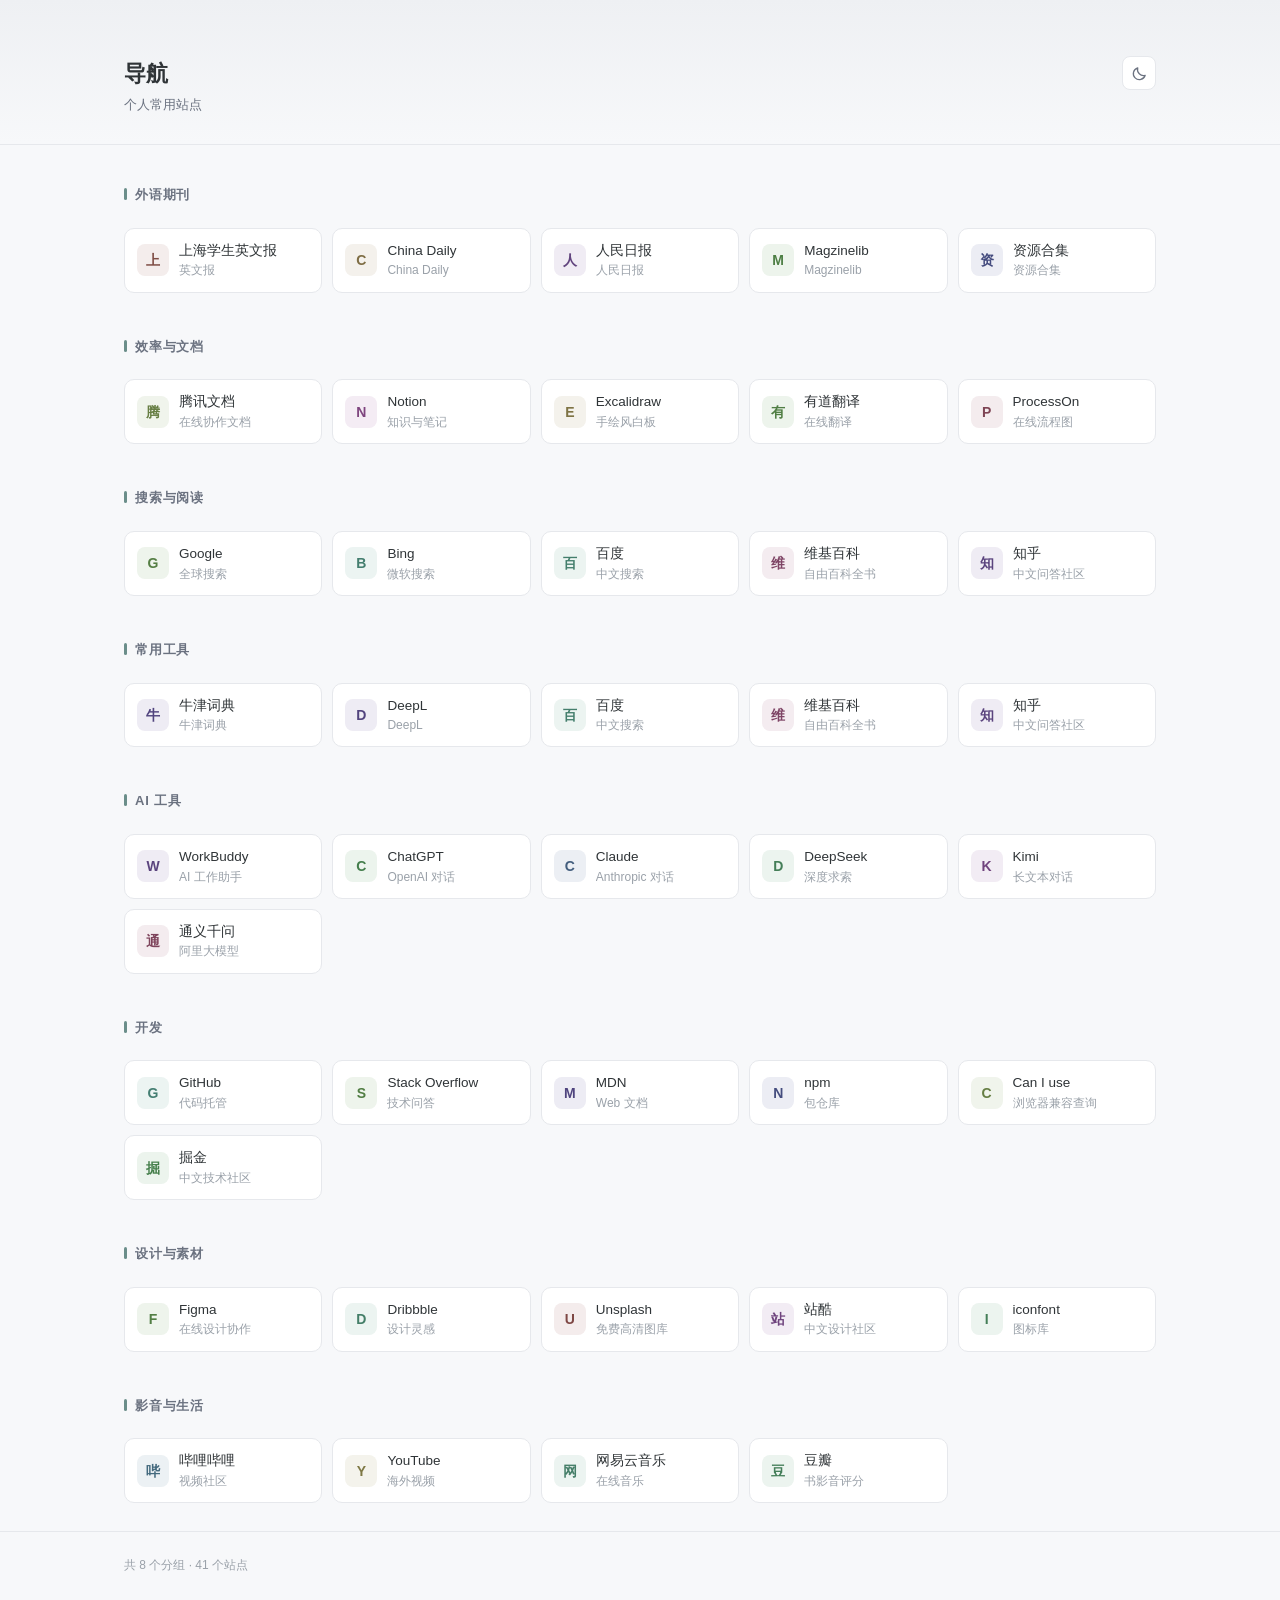
<file: index9.html>
<!doctype html>
<html lang="zh-CN" data-theme="light" data-page-node-id="MAE9yYi2viENgRtrKSsd9B">
<head data-page-node-id="wfOvdxNqMlapa7u1ZEsPwI">
<meta charset="utf-8" data-page-node-id="NFoGtOuOLDIEIpbF0GI4Sy">
<meta name="viewport" content="width=device-width, initial-scale=1, viewport-fit=cover" data-page-node-id="EXLU2RYgvv1wgQC0k2ztL1">
<title>导航</title>
<meta name="description" content="个人常用站点导航" data-page-node-id="cEQlc3jzP9Lg1KifZqkRAb">
<meta name="theme-color" content="#f7f8fa" data-page-node-id="nVtaXkyqX0EwT0dtAvOekA">
<link rel="icon" href="data:image/svg+xml,%3Csvg xmlns='http://www.w3.org/2000/svg' viewBox='0 0 32 32'%3E%3Crect width='32' height='32' rx='8' fill='%236b8e8a'/%3E%3Cpath d='M8 22V10l16 12V10' stroke='%23fff' stroke-width='2.4' fill='none' stroke-linecap='round' stroke-linejoin='round'/%3E%3C/svg%3E" data-page-node-id="vLqutJMebkZFoXIAkGyvgh">
<link rel="stylesheet" href="style.css" data-page-node-id="UkeeUo4aHdHM2HoQgrkuOn">
<script>
  /* 提前应用主题，避免刷新时闪白/闪黑 */
  (function () {
    var saved = null;
    try { saved = localStorage.getItem('nav-theme'); } catch (e) {}
    var theme = saved || (window.matchMedia('(prefers-color-scheme: dark)').matches ? 'dark' : 'light');
    document.documentElement.setAttribute('data-theme', theme);
  })();
</script>
</head>
<body data-page-node-id="OhoAHCgOtXhYu2sm1HmPJq">

<header class="site-header" data-page-node-id="Jr79c4MjSwdjwG5M1GHX5O">
  <div class="wrap" data-page-node-id="VU9VKVeoCNdvbyIh7pY2Uh">
    <div data-page-node-id="d65jR8rJRF00dWXqaeqy6w">
      <h1 class="site-title" id="site-title" data-page-node-id="TP8JTKjGTCeqCt4uInfrev">导航</h1>
      <p class="site-desc" id="site-desc" data-page-node-id="AEcJ4scHIbix2NI6FBxGM8"></p>
    </div>
    <button id="theme-toggle" class="theme-toggle" type="button" aria-label="切换深浅色主题" title="切换深浅色主题" data-page-node-id="oZmCxFqOtAOsZBxQiPTroU">
      <svg class="icon-sun" viewBox="0 0 24 24" fill="none" stroke="currentColor" stroke-width="1.8" stroke-linecap="round" data-page-node-id="jjxkorKznSQGJdhbzypaet">
        <circle cx="12" cy="12" r="4.2" data-page-node-id="ofoGakHtGiLm3ovhTTPQsX"/>
        <path d="M12 2.6v2M12 19.4v2M2.6 12h2M19.4 12h2M5.3 5.3l1.4 1.4M17.3 17.3l1.4 1.4M18.7 5.3l-1.4 1.4M6.7 17.3l-1.4 1.4" data-page-node-id="PPDdbwC7GwcstHz9kVtmv2"/>
      </svg>
      <svg class="icon-moon" viewBox="0 0 24 24" fill="none" stroke="currentColor" stroke-width="1.8" stroke-linecap="round" stroke-linejoin="round" data-page-node-id="i5B0RMH8AxnQKAESYzHBIo">
        <path d="M20 14.5A8.5 8.5 0 0 1 9.5 4a8.5 8.5 0 1 0 10.5 10.5z" data-page-node-id="44aUCEvHpr36JEd0INt85Q"/>
      </svg>
    </button>
  </div>
</header>

<main class="wrap" id="app" data-page-node-id="bmbkf0CMe9SeK3TRPWJeyY"></main>

<footer class="site-footer" data-page-node-id="RfSt47NtjP1Y0iWLA9DKZP">
  <div class="wrap" id="site-footer" data-page-node-id="Z7nlitlrk27F7HDM42roGR"></div>
</footer>

<script src="sites.js"></script>
<script src="app.js"></script>
</body>
</html>
</file>
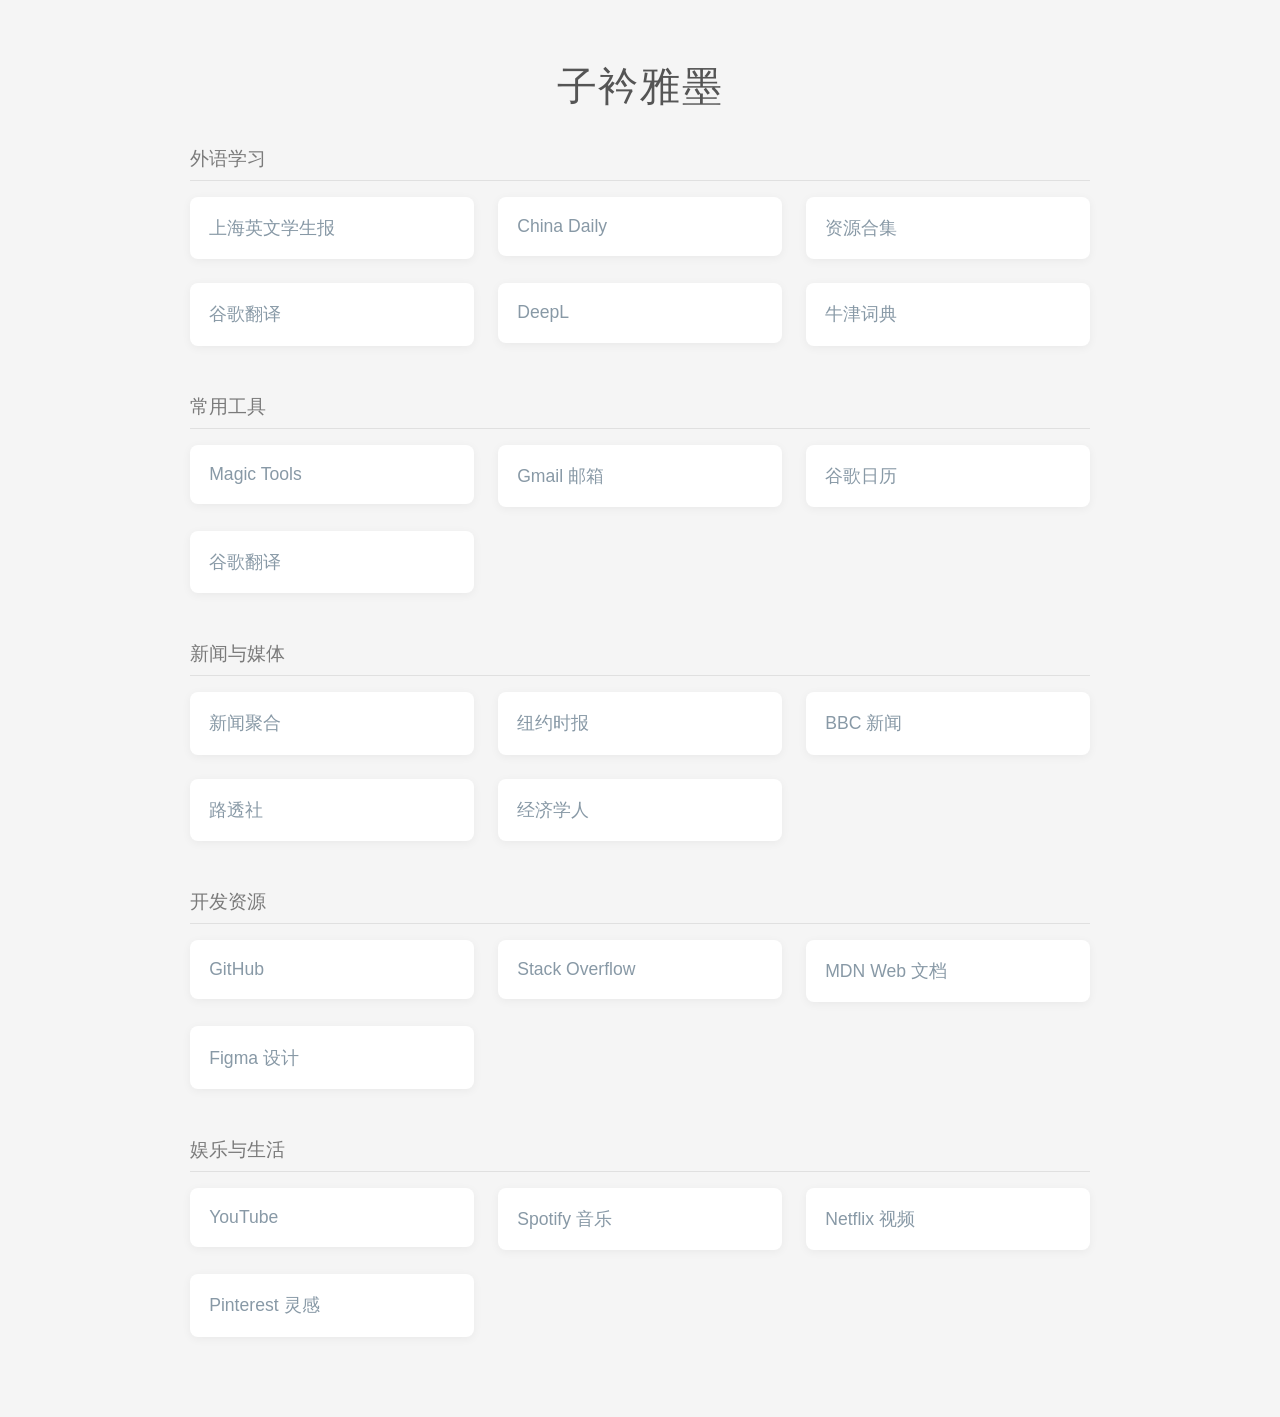
<file: index_bak.html>
<!DOCTYPE html>
<html lang="zh-CN">
<head>
    <meta charset="UTF-8">
    <meta name="viewport" content="width=device-width, initial-scale=1.0">
    <title>my portal</title>
    <style>
        /* CSS 变量定义莫兰迪配色 */
        :root {
            --morandi-bg-color: #f5f5f5; /* 浅灰背景 */
            --morandi-text-color: #555555; /* 深灰文本 */
            --morandi-link-color: #8899a6; /* 灰蓝链接 */
            --morandi-hover-bg: #d7bfa5;  /* 灰粉色悬停背景 */
            --morandi-hover-text: #ffffff; /* 悬停时白色文本 */
            --morandi-section-title: #7a7a7a; /* 标题深灰色 */
            
            --font-family: -apple-system, BlinkMacSystemFont, "Segoe UI", Roboto, "Helvetica Neue", Arial, sans-serif, "PingFang SC", "Microsoft YaHei";
        }

        body {
            background-color: var(--morandi-bg-color);
            color: var(--morandi-text-color);
            font-family: var(--font-family);
            margin: 0;
            padding: 2rem;
        }

        /* 页面主体容器 */
        .container {
            max-width: 900px;
            margin: 0 auto;
        }

        /* 页面大标题 */
        .main-title {
            text-align: center;
            font-size: 2.5rem;
            font-weight: 300;
            color: var(--morandi-text-color);
            margin-bottom: 2rem;
            letter-spacing: 0.1rem;
        }

        /* 链接分组 */
        .link-group {
            margin-bottom: 3rem;
        }

        /* 分组小标题 */
        .link-group h2 {
            font-size: 1.2rem;
            font-weight: 500;
            color: var(--morandi-section-title);
            margin-bottom: 1rem;
            border-bottom: 1px solid #e0e0e0;
            padding-bottom: 0.5rem;
        }

        /* 链接网格容器 */
        .links-grid {
            display: grid;
            grid-template-columns: repeat(auto-fit, minmax(250px, 1fr));
            gap: 1.5rem; /* 网格间距 */
            list-style: none;
            padding: 0;
            margin: 0;
        }
        
        /* 链接样式 */
        .links-grid a {
            display: block;
            padding: 1.2rem;
            background-color: #ffffff;
            border-radius: 8px;
            box-shadow: 0 2px 10px rgba(0, 0, 0, 0.05);
            text-decoration: none;
            color: var(--morandi-link-color);
            font-size: 1.1rem;
            font-weight: 400;
            transition: all 0.3s ease;
        }

        .links-grid a:hover {
            background-color: var(--morandi-hover-bg);
            color: var(--morandi-hover-text);
            transform: translateY(-3px); /* 向上微移 */
            box-shadow: 0 4px 15px rgba(0, 0, 0, 0.1);
        }

    </style>
</head>
<body>

    <div class="container">
        <h1 class="main-title">子衿雅墨</h1>

     <div class="link-group">
            <h2>外语学习</h2>
            <ul class="links-grid">
                <li><a href="https://flbook.com.cn/u/272955" target="_blank">上海英文学生报</a></li>
                <li><a href="https://www.chinadaily.com.cn/" target="_blank">China Daily</a></li>
                <li><a href="https://github.com/knowledgefxg/learning-english" target="_blank">资源合集</a></li>
                <li><a href="https://translate.google.com" target="_blank">谷歌翻译</a></li>
                <li><a href="https://www.deepl.com/zh/translator" target="_blank">DeepL</a></li>
                <li><a href="https://www.oed.com" target="_blank">牛津词典</a></li>
            </ul>
        </div>
        
        <div class="link-group">
            <h2>常用工具</h2>
            <ul class="links-grid">
                <li><a href="https://keithelvis.github.io/fav/chk_fav_app3.html" target="_blank">Magic Tools</a></li>
                <li><a href="https://mail.google.com" target="_blank">Gmail 邮箱</a></li>
                <li><a href="https://calendar.google.com" target="_blank">谷歌日历</a></li>
                <li><a href="https://translate.google.com" target="_blank">谷歌翻译</a></li>
            </ul>
        </div>

        <div class="link-group">
            <h2>新闻与媒体</h2>
            <ul class="links-grid">
                <li><a href="https://keithelvis.github.io/fav/bbc_wsj_24.html" target="_blank">新闻聚合</a></li>
                <li><a href="https://www.nytimes.com" target="_blank">纽约时报</a></li>
                <li><a href="https://www.bbc.com" target="_blank">BBC 新闻</a></li>
                <li><a href="https://www.reuters.com" target="_blank">路透社</a></li>
                <li><a href="https://www.economist.com" target="_blank">经济学人</a></li>
            </ul>
        </div>

        <div class="link-group">
            <h2>开发资源</h2>
            <ul class="links-grid">
                <li><a href="https://github.com" target="_blank">GitHub</a></li>
                <li><a href="https://stackoverflow.com" target="_blank">Stack Overflow</a></li>
                <li><a href="https://developer.mozilla.org" target="_blank">MDN Web 文档</a></li>
                <li><a href="https://www.figma.com" target="_blank">Figma 设计</a></li>
            </ul>
        </div>

        <div class="link-group">
            <h2>娱乐与生活</h2>
            <ul class="links-grid">
                <li><a href="https://www.youtube.com" target="_blank">YouTube</a></li>
                <li><a href="https://open.spotify.com" target="_blank">Spotify 音乐</a></li>
                <li><a href="https://www.netflix.com" target="_blank">Netflix 视频</a></li>
                <li><a href="https://www.pinterest.com" target="_blank">Pinterest 灵感</a></li>
            </ul>
        </div>
        
    </div>

</body>

</html>
</file>
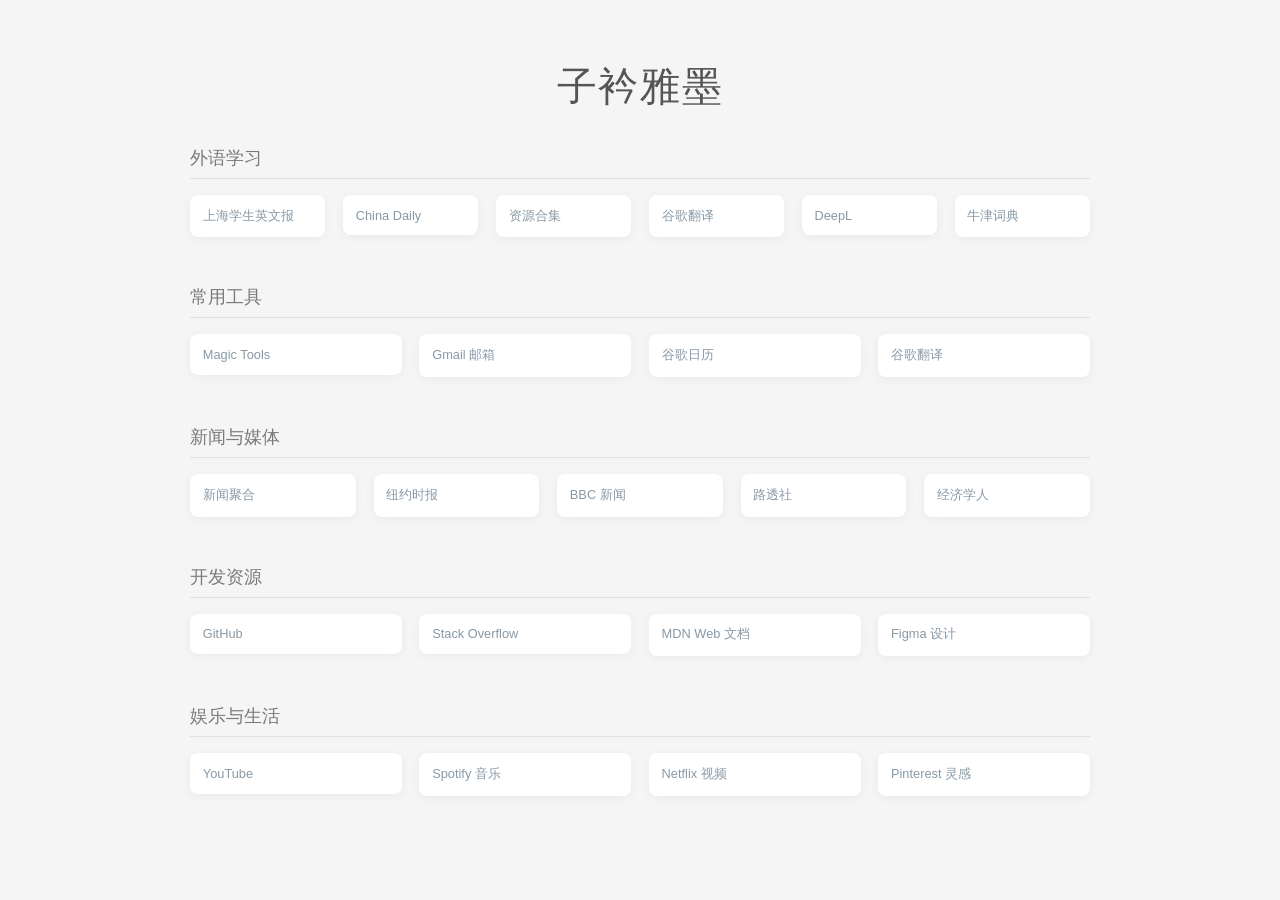
<file: index_Test.html>
<!DOCTYPE html>
<html lang="zh-CN">
<head>
    <meta charset="UTF-8">
    <meta name="viewport" content="width=device-width, initial-scale=1.0">
    <title>my portal</title>
    <style>
        /* CSS 变量定义莫兰迪配色 */
        :root {
            --morandi-bg-color: #f5f5f5; /* 浅灰背景 */
            --morandi-text-color: #555555; /* 深灰文本 */
            --morandi-link-color: #8899a6; /* 灰蓝链接 */
            --morandi-hover-bg: #d7bfa5;  /* 灰粉色悬停背景 */
            --morandi-hover-text: #ffffff; /* 悬停时白色文本 */
            --morandi-section-title: #7a7a7a; /* 标题深灰色 */
            
            --font-family: -apple-system, BlinkMacSystemFont, "Segoe UI", Roboto, "Helvetica Neue", Arial, sans-serif, "PingFang SC", "Microsoft YaHei";
        }

        body {
            background-color: var(--morandi-bg-color);
            color: var(--morandi-text-color);
            font-family: var(--font-family);
            margin: 0;
            padding: 2rem;
        }

        /* 页面主体容器 */
        .container {
            max-width: 900px;
            margin: 0 auto;
        }

        /* 页面大标题 */
        .main-title {
            text-align: center;
            font-size: 2.5rem;
            font-weight: 300;
            color: var(--morandi-text-color);
            margin-bottom: 2rem;
            letter-spacing: 0.1rem;
        }

        /* 链接分组 */
        .link-group {
            margin-bottom: 3rem;
        }

        /* 分组小标题 */
        .link-group h2 {
            font-size: 1.1rem;
            font-weight: 500;
            color: var(--morandi-section-title);
            margin-bottom: 1rem;
            border-bottom: 1px solid #e0e0e0;
            padding-bottom: 0.5rem;
        }

        /* 链接网格容器 */
        .links-grid {
            display: grid;
            grid-template-columns: repeat(auto-fit, minmax(120px, 1fr));
            gap: 1.1rem; /* 网格间距 */
            list-style: none;
            padding: 0;
            margin: 0;
			
        }
        
        /* 链接样式 */
        .links-grid a {
            display: block;
            padding: 0.8rem;
            background-color: #ffffff;
            border-radius: 8px;
            box-shadow: 0 2px 10px rgba(0, 0, 0, 0.05);
            text-decoration: none;
            color: var(--morandi-link-color);
            font-size: 0.8rem;
            font-weight: 400;
            transition: all 0.3s ease;
        }

        .links-grid a:hover {
            background-color: var(--morandi-hover-bg);
            color: var(--morandi-hover-text);
            transform: translateY(-3px); /* 向上微移 */
            box-shadow: 0 4px 15px rgba(0, 0, 0, 0.1);
        }

    </style>
</head>
<body>

    <div class="container">
        <h1 class="main-title">子衿雅墨</h1>

     <div class="link-group">
            <h2>外语学习</h2>
            <ul class="links-grid">
                <li><a href="https://flbook.com.cn/u/272955" target="_blank">上海学生英文报</a></li>
                <li><a href="https://www.chinadaily.com.cn/" target="_blank">China Daily</a></li>
                <li><a href="https://github.com/knowledgefxg/learning-english" target="_blank">资源合集</a></li>
                <li><a href="https://translate.google.com" target="_blank">谷歌翻译</a></li>
                <li><a href="https://www.deepl.com/zh/translator" target="_blank">DeepL</a></li>
                <li><a href="https://www.oed.com" target="_blank">牛津词典</a></li>
            </ul>
        </div>
        
        <div class="link-group">
            <h2>常用工具</h2>
            <ul class="links-grid">
                <li><a href="https://keithelvis.github.io/fav/chk_fav_app3.html" target="_blank">Magic Tools</a></li>
                <li><a href="https://mail.google.com" target="_blank">Gmail 邮箱</a></li>
                <li><a href="https://calendar.google.com" target="_blank">谷歌日历</a></li>
                <li><a href="https://translate.google.com" target="_blank">谷歌翻译</a></li>
            </ul>
        </div>

        <div class="link-group">
            <h2>新闻与媒体</h2>
            <ul class="links-grid">
                <li><a href="https://keithelvis.github.io/fav/bbc_wsj_24.html" target="_blank">新闻聚合</a></li>
                <li><a href="https://www.nytimes.com" target="_blank">纽约时报</a></li>
                <li><a href="https://www.bbc.com" target="_blank">BBC 新闻</a></li>
                <li><a href="https://www.reuters.com" target="_blank">路透社</a></li>
                <li><a href="https://www.economist.com" target="_blank">经济学人</a></li>
            </ul>
        </div>

        <div class="link-group">
            <h2>开发资源</h2>
            <ul class="links-grid">
                <li><a href="https://github.com" target="_blank">GitHub</a></li>
                <li><a href="https://stackoverflow.com" target="_blank">Stack Overflow</a></li>
                <li><a href="https://developer.mozilla.org" target="_blank">MDN Web 文档</a></li>
                <li><a href="https://www.figma.com" target="_blank">Figma 设计</a></li>
            </ul>
        </div>

        <div class="link-group">
            <h2>娱乐与生活</h2>
            <ul class="links-grid">
                <li><a href="https://www.youtube.com" target="_blank">YouTube</a></li>
                <li><a href="https://open.spotify.com" target="_blank">Spotify 音乐</a></li>
                <li><a href="https://www.netflix.com" target="_blank">Netflix 视频</a></li>
                <li><a href="https://www.pinterest.com" target="_blank">Pinterest 灵感</a></li>
            </ul>
        </div>
        
    </div>

</body>

</html>
</file>
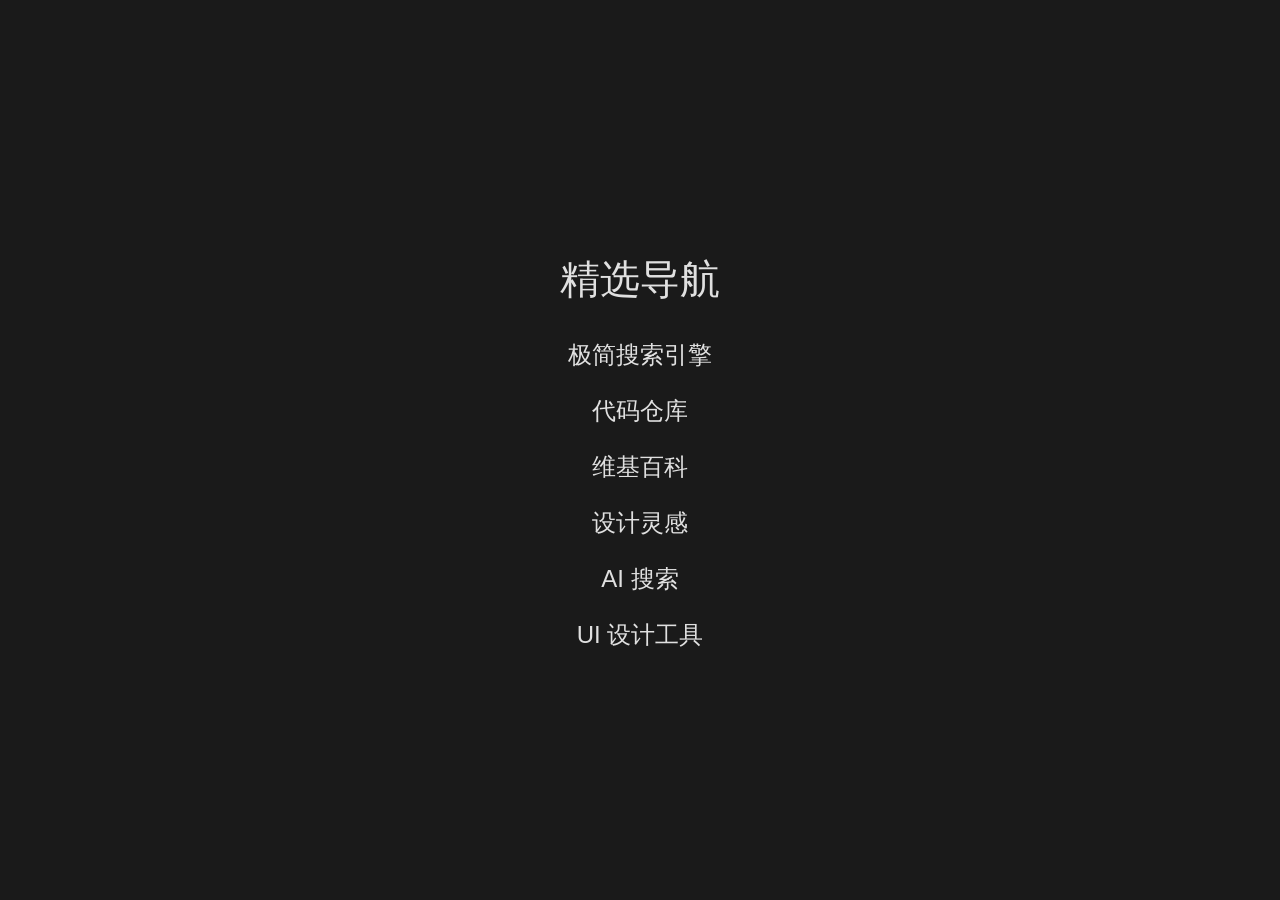
<file: indexx.html>
<!DOCTYPE html>
<html lang="zh-CN">
<head>
    <meta charset="UTF-8">
    <meta name="viewport" content="width=device-width, initial-scale=1.0">
    <title>极简链接</title>
    <style>
        /* 全局样式和变量 */
        :root {
            --bg-color: #1a1a1a;
            --text-color: #e0e0e0;
            --link-color: #e0e0e0;
            --link-hover-color: #61afef; /* 链接悬停时的蓝色 */
            --font-family: -apple-system, BlinkMacSystemFont, "Segoe UI", Roboto, "Helvetica Neue", Arial, sans-serif;
        }

        body {
            background-color: var(--bg-color);
            color: var(--text-color);
            font-family: var(--font-family);
            margin: 0;
            padding: 0;
            display: flex;
            justify-content: center;
            align-items: center;
            min-height: 100vh; /* 确保页面至少占满视口高度 */
        }

        /* 容器居中 */
        .container {
            width: 90%;
            max-width: 600px;
            text-align: center;
        }

        /* 页面标题 */
        .title {
            font-size: 2.5rem;
            font-weight: 300;
            margin-bottom: 2rem;
            color: var(--text-color);
        }

        /* 链接列表 */
        .links-list {
            list-style: none; /* 移除默认列表圆点 */
            padding: 0;
            margin: 0;
        }

        .links-list li {
            margin-bottom: 1.5rem; /* 增加链接之间的间距 */
        }

        /* 链接样式 */
        .links-list a {
            color: var(--link-color);
            text-decoration: none; /* 移除下划线 */
            font-size: 1.5rem;
            font-weight: 400;
            transition: color 0.3s ease; /* 添加颜色过渡效果 */
            display: inline-block; /* 确保链接能够响应 hover */
        }

        .links-list a:hover {
            color: var(--link-hover-color);
        }

    </style>
</head>
<body>

    <div class="container">
        <h1 class="title">精选导航</h1>
        <ul class="links-list">
            <li><a href="https://www.google.com" target="_blank">极简搜索引擎</a></li>
            <li><a href="https://github.com" target="_blank">代码仓库</a></li>
            <li><a href="https://www.wikipedia.org" target="_blank">维基百科</a></li>
            <li><a href="https://www.behance.net" target="_blank">设计灵感</a></li>
            <li><a href="https://www.bing.com" target="_blank">AI 搜索</a></li>
            <li><a href="https://www.figma.com" target="_blank">UI 设计工具</a></li>
        </ul>
    </div>

</body>

</html>
</file>
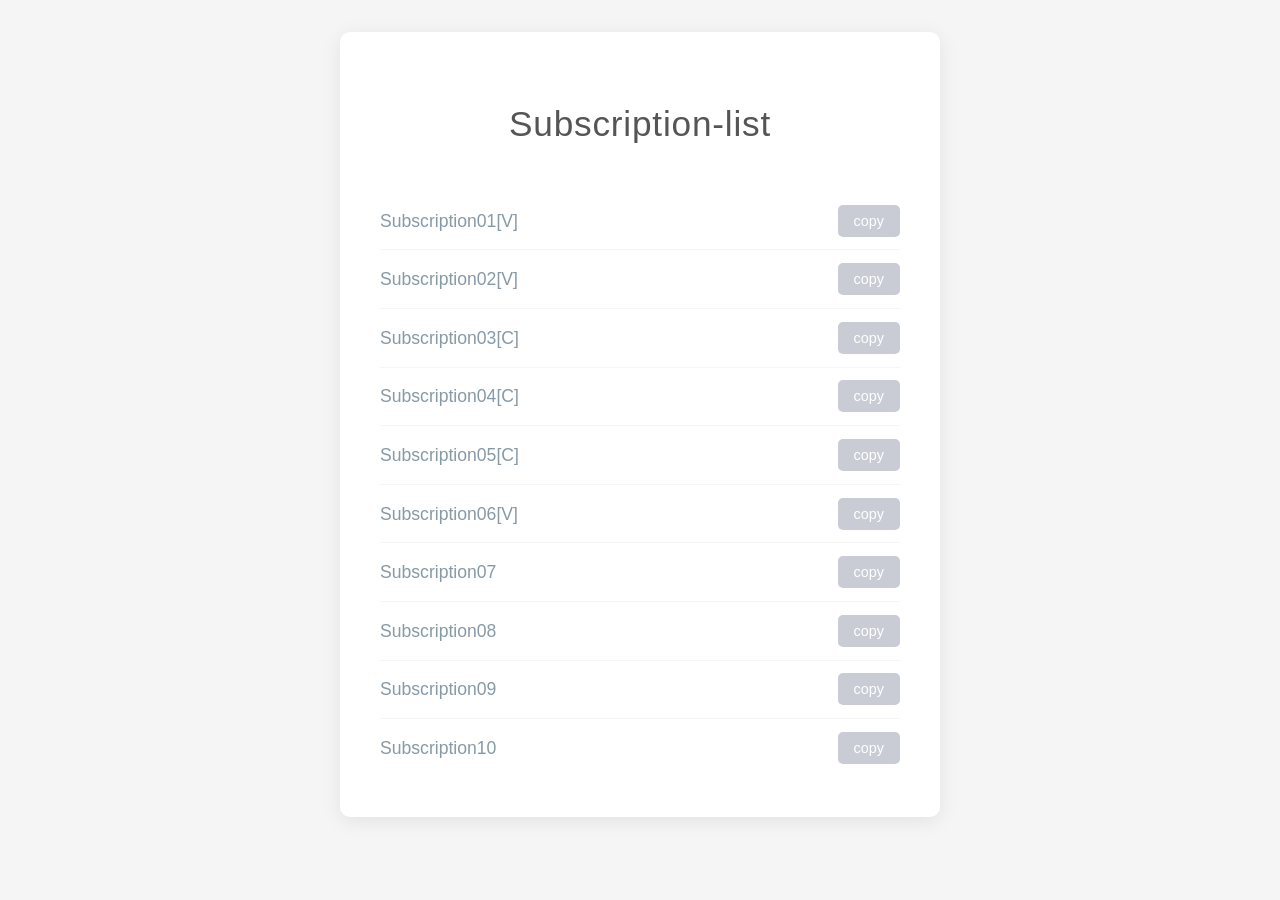
<file: subs.html>
<!DOCTYPE html>
<html lang="zh-CN">
<head>
    <meta charset="UTF-8">
    <meta name="viewport" content="width=device-width, initial-scale=1.0">
    <title>Subscription-list</title>
    <style>
        /* CSS 变量定义莫兰迪配色 */
        :root {
            --morandi-bg-color: #f5f5f5; /* 整体页面背景：柔和的浅灰 */
            --morandi-text-color: #555555; /* 主体文本颜色：深灰 */
            --morandi-link-color: #8899a6; /* 链接颜色：灰蓝 */
            --morandi-copy-button-bg: #c9ccd5; /* 复制按钮背景：稍深的灰蓝 */
            --morandi-copy-button-hover-bg: #aeb4c0; /* 复制按钮悬停背景 */
            --morandi-copy-button-text: #ffffff; /* 复制按钮文本颜色 */
            --morandi-link-hover-bg: #d7bfa5; /* 链接悬停背景：灰粉 */
            --morandi-link-hover-text: #ffffff; /* 链接悬停文本：白色 */

            --font-family: -apple-system, BlinkMacSystemFont, "Segoe UI", Roboto, "Helvetica Neue", Arial, sans-serif, "PingFang SC", "Microsoft YaHei";
        }

        body {
            background-color: var(--morandi-bg-color);
            color: var(--morandi-text-color);
            font-family: var(--font-family);
            margin: 0;
            padding: 2rem;
            line-height: 1.6;
            display: flex;
            justify-content: center;
            align-items: flex-start; /* 保持内容在顶部对齐 */
            min-height: 100vh; /* 确保至少占满视口高度 */
            box-sizing: border-box; /* 边框和内边距包含在元素的总宽度和高度内 */
        }

        .container {
            max-width: 600px; /* 限制最大宽度 */
            width: 100%; /* 确保在小屏幕上占满宽度 */
            background-color: #ffffff; /* 内容区域的背景色 */
            padding: 2.5rem;
            border-radius: 10px;
            box-shadow: 0 4px 20px rgba(0, 0, 0, 0.08); /* 柔和的阴影 */
            box-sizing: border-box;
        }

        h1 {
            text-align: center;
            font-size: 2.2rem;
            font-weight: 300;
            color: var(--morandi-text-color);
            margin-bottom: 2.5rem;
            letter-spacing: 0.05rem;
        }

        .link-item {
            display: flex; /* 使用Flexbox布局 */
            align-items: center; /* 垂直居中对齐 */
            justify-content: space-between; /* 链接和按钮两端对齐 */
            padding: 0.8rem 0;
            border-bottom: 1px solid var(--morandi-bg-color); /* 柔和的分割线 */
        }

        .link-item:last-child {
            border-bottom: none; /* 最后一个项目没有下划线 */
        }

        .link-text {
            flex-grow: 1; /* 链接文本占据剩余空间 */
            margin-right: 1rem; /* 与按钮的间距 */
            white-space: nowrap; /* 防止链接文本换行 */
            overflow: hidden; /* 隐藏溢出部分 */
            text-overflow: ellipsis; /* 溢出部分显示省略号 */
        }

        .link-text a {
            color: var(--morandi-link-color);
            text-decoration: none; /* 移除下划线 */
            font-size: 1.1rem;
            font-weight: 400;
            transition: color 0.3s ease;
        }

        .link-text a:hover {
            color: var(--morandi-link-hover-bg); /* 悬停颜色可以和背景色互补 */
        }

        .copy-button {
            background-color: var(--morandi-copy-button-bg);
            color: var(--morandi-copy-button-text);
            border: none;
            border-radius: 5px;
            padding: 0.5rem 1rem;
            font-size: 0.9rem;
            cursor: pointer;
            transition: background-color 0.3s ease, transform 0.2s ease;
            white-space: nowrap; /* 防止按钮文本换行 */
        }

        .copy-button:hover {
            background-color: var(--morandi-copy-button-hover-bg);
            transform: translateY(-1px); /* 轻微上浮效果 */
        }

        .copy-button:active {
            transform: translateY(0); /* 按下时恢复 */
        }

        /* 响应式设计 - 针对小屏幕设备 */
        @media (max-width: 600px) {
            body {
                padding: 1rem;
            }

            .container {
                padding: 1.5rem;
            }

            h1 {
                font-size: 1.8rem;
                margin-bottom: 1.8rem;
            }

            .link-item {
                flex-direction: column; /* 在小屏幕上改为垂直堆叠 */
                align-items: flex-start; /* 文本和按钮左对齐 */
                padding: 1rem 0;
            }

            .link-text {
                margin-right: 0; /* 移除右侧间距 */
                margin-bottom: 0.5rem; /* 增加与下方按钮的间距 */
                width: 100%; /* 文本占满一行 */
                white-space: normal; /* 允许文本换行 */
                overflow: visible; /* 显示完整文本 */
                text-overflow: clip; /* 不显示省略号 */
            }

            .link-text a {
                font-size: 1rem;
            }

            .copy-button {
                width: 100%; /* 按钮占满一行 */
                padding: 0.6rem 1rem;
                font-size: 0.85rem;
            }
        }
    </style>
</head>
<body>

    <div class="container">
        <h1>Subscription-list</h1>

        <div id="subscription-list">
            </div>

    </div>

    <script>
        const subscriptionLinks = [
            { text: "Subscription01[V]", url: "https://raw.githubusercontent.com/aiboboxx/v2rayfree/main/v2" },
            { text: "Subscription02[V]", url: "https://www.xrayvip.com/free.txt" },
            { text: "Subscription03[C]", url: "https://www.xrayvip.com/free.yaml" },
            { text: "Subscription04[C]", url: "https://3416277a.ghelper.me/subs/mihomo/580c00c13416277aae98eed86cd9def7" },
            { text: "Subscription05[C]", url: "https://raw.githubusercontent.com/godfather216/Sub/refs/heads/main/%E7%94%B5%E6%8A%A5%E7%BE%A4%40dizhujiacl.yaml" },
            { text: "Subscription06[V]", url: "https://proxy.v2gh.com/https://raw.githubusercontent.com/Pawdroid/Free-servers/main/sub" },
            { text: "Subscription07", url: "https://example.com/sub7" },
            { text: "Subscription08", url: "https://example.com/sub8" },
            { text: "Subscription09", url: "https://example.com/sub9" },
            { text: "Subscription10", url: "https://example.com/sub10" }
        ];

        const subscriptionList = document.getElementById('subscription-list');

        subscriptionLinks.forEach((item, index) => {
            const linkItem = document.createElement('div');
            linkItem.className = 'link-item';

            const linkTextDiv = document.createElement('div');
            linkTextDiv.className = 'link-text';
            const link = document.createElement('a');
            link.href = item.url;
            link.target = "_blank"; // 在新标签页打开
            link.textContent = item.text;
            linkTextDiv.appendChild(link);

            const copyButton = document.createElement('button');
            copyButton.className = 'copy-button';
            copyButton.textContent = 'copy';
            copyButton.onclick = () => {
                navigator.clipboard.writeText(item.url)
                    .then(() => {
                        copyButton.textContent = 'copied!';
                        setTimeout(() => {
                            copyButton.textContent = 'copy';
                        }, 1500);
                    })
                    .catch(err => {
                        console.error('Copy failed:', err);
                        alert('Copy failed，Please copy manually: ' + item.url);
                    });
            };

            linkItem.appendChild(linkTextDiv);
            linkItem.appendChild(copyButton);
            subscriptionList.appendChild(linkItem);
        });
    </script>

</body>
</html>
</file>
<file: style.css>
/* ============ 主题：淡雅浅色 / 柔和深色 ============ */
:root {
  --bg: #f7f8fa;
  --bg-soft: #eef0f3;
  --surface: #ffffff;
  --border: #e6e8ec;
  --text: #2f3437;
  --text-2: #6b7280;
  --text-3: #9aa1a9;
  --accent: #6b8e8a;
  --shadow: 0 1px 2px rgba(16, 24, 40, .04), 0 4px 12px rgba(16, 24, 40, .05);
  --radius: 10px;
}

[data-theme="dark"] {
  --bg: #16181a;
  --bg-soft: #1c1f22;
  --surface: #1e2124;
  --border: #2b2f33;
  --text: #e4e7ea;
  --text-2: #9ba3ab;
  --text-3: #6f777f;
  --accent: #8fb3ae;
  --shadow: 0 1px 2px rgba(0, 0, 0, .3), 0 4px 14px rgba(0, 0, 0, .25);
}

* { box-sizing: border-box; }

html { -webkit-text-size-adjust: 100%; }

body {
  margin: 0;
  background: var(--bg);
  color: var(--text);
  font-family: -apple-system, BlinkMacSystemFont, "Segoe UI", "PingFang SC",
               "Hiragino Sans GB", "Microsoft YaHei", "Helvetica Neue", Arial, sans-serif;
  font-size: 14px;
  line-height: 1.6;
  -webkit-font-smoothing: antialiased;
  -webkit-tap-highlight-color: transparent;
  transition: background-color .25s ease, color .25s ease;
}

a { color: inherit; text-decoration: none; }

.wrap {
  max-width: 1080px;
  margin: 0 auto;
  padding-left: max(24px, env(safe-area-inset-left));
  padding-right: max(24px, env(safe-area-inset-right));
}

/* ============ 头部 ============ */
.site-header {
  padding: 56px 0 28px;
  border-bottom: 1px solid var(--border);
  background: linear-gradient(180deg, var(--bg-soft), var(--bg));
}

.site-header .wrap {
  display: flex;
  align-items: flex-start;
  justify-content: space-between;
  gap: 16px;
}

.site-title {
  margin: 0;
  font-size: 22px;
  font-weight: 600;
  letter-spacing: .02em;
}

.site-desc {
  margin: 4px 0 0;
  font-size: 13px;
  color: var(--text-2);
}

.theme-toggle {
  flex: none;
  width: 34px;
  height: 34px;
  display: grid;
  place-items: center;
  border: 1px solid var(--border);
  border-radius: 8px;
  background: var(--surface);
  color: var(--text-2);
  cursor: pointer;
  transition: color .2s ease, border-color .2s ease, background-color .2s ease;
}
.theme-toggle:hover { color: var(--accent); border-color: var(--accent); }
.theme-toggle svg { width: 17px; height: 17px; }
[data-theme="dark"] .icon-moon { display: none; }
:root[data-theme="light"] .icon-sun { display: none; }

/* ============ 分组 ============ */
.group { padding: 32px 0 4px; }

.group-title {
  position: sticky;
  top: 0;
  z-index: 5;
  margin: 0 0 14px;
  padding: 8px 0;
  font-size: 13px;
  font-weight: 600;
  letter-spacing: .06em;
  color: var(--text-2);
  background: var(--bg);
}
.group-title::before {
  content: "";
  display: inline-block;
  width: 3px;
  height: 12px;
  margin-right: 8px;
  border-radius: 2px;
  background: var(--accent);
  vertical-align: -1px;
}

.grid {
  display: grid;
  grid-template-columns: repeat(auto-fill, minmax(196px, 1fr));
  gap: 10px;
}

/* ============ 卡片 ============ */
.card {
  display: flex;
  align-items: center;
  gap: 10px;
  padding: 11px 12px;
  background: var(--surface);
  border: 1px solid var(--border);
  border-radius: var(--radius);
  min-height: 56px;
  touch-action: manipulation;
  transition: transform .18s ease, box-shadow .18s ease,
              border-color .18s ease, background-color .18s ease;
}

/* 仅在支持真实悬停的设备上启用 hover 效果，避免移动端点击后残留高亮 */
@media (hover: hover) and (pointer: fine) {
  .card:hover {
    transform: translateY(-2px);
    border-color: var(--accent);
    box-shadow: var(--shadow);
  }
}
.card:active { border-color: var(--accent); background: var(--bg-soft); }

.card-icon {
  flex: none;
  width: 32px;
  height: 32px;
  display: grid;
  place-items: center;
  border-radius: 8px;
  font-size: 14px;
  font-weight: 600;
  line-height: 1;
  overflow: hidden;
  /* 颜色由 JS 按名称哈希生成，保证淡雅且稳定 */
  background: var(--icon-bg, var(--bg-soft));
  color: var(--icon-fg, var(--text-2));
}
.card-icon img {
  width: 100%;
  height: 100%;
  object-fit: cover;
}

.card-body {
  flex: 1;
  min-width: 0;   /* 关键：允许子元素收缩，否则省略号失效 */
}
.card-name {
  display: block;
  font-size: 13.5px;
  font-weight: 500;
  white-space: nowrap;
  overflow: hidden;
  text-overflow: ellipsis;
}
.card-desc {
  display: block;
  font-size: 12px;
  color: var(--text-3);
  white-space: nowrap;
  overflow: hidden;
  text-overflow: ellipsis;
}

/* ============ 页脚 ============ */
.site-footer {
  margin-top: 24px;
  padding: 24px 0 calc(40px + env(safe-area-inset-bottom));
  border-top: 1px solid var(--border);
  font-size: 12px;
  color: var(--text-3);
}

/* ==================== 响应式：移动端优先适配 ==================== */

/* 平板 / 大屏手机 */
@media (max-width: 820px) {
  .grid { grid-template-columns: repeat(auto-fill, minmax(168px, 1fr)); }
}

/* 手机竖屏 */
@media (max-width: 640px) {
  .wrap {
    padding-left: max(16px, env(safe-area-inset-left));
    padding-right: max(16px, env(safe-area-inset-right));
  }

  .site-header { padding: 32px 0 18px; }
  .site-title { font-size: 19px; }
  .site-desc { font-size: 12.5px; }

  /* 固定两列，布局可预测；配合省略号不会溢出 */
  .grid {
    grid-template-columns: repeat(2, minmax(0, 1fr));
    gap: 8px;
  }

  .group { padding: 24px 0 2px; }
  .group-title {
    margin-bottom: 10px;
    padding: 6px 0;
    font-size: 12.5px;
    /* 毛玻璃兜底：滚动时卡片从标题下穿过不穿帮 */
    background: color-mix(in srgb, var(--bg) 88%, transparent);
    -webkit-backdrop-filter: saturate(180%) blur(8px);
    backdrop-filter: saturate(180%) blur(8px);
  }

  .card {
    gap: 8px;
    padding: 10px;
    min-height: 52px;
    border-radius: 9px;
  }
  .card-icon { width: 30px; height: 30px; font-size: 13px; }
  .card-name { font-size: 13px; }
  .card-desc { font-size: 11.5px; margin-top: 1px; }

  .theme-toggle { width: 36px; height: 36px; }
}

/* 小屏手机（iPhone SE / 360px 档） */
@media (max-width: 380px) {
  .card { padding: 9px; gap: 7px; }
  .card-icon { width: 28px; height: 28px; }
  .card-name { font-size: 12.5px; }
  .card-desc { font-size: 11px; }
}

/* 横屏手机：高度紧张，压缩头部留白 */
@media (max-height: 480px) and (orientation: landscape) {
  .site-header { padding: 20px 0 14px; }
  .group { padding: 18px 0 2px; }
}

@media (prefers-reduced-motion: reduce) {
  * { transition: none !important; }
}

@media print {
  .theme-toggle { display: none; }
}
</file>
